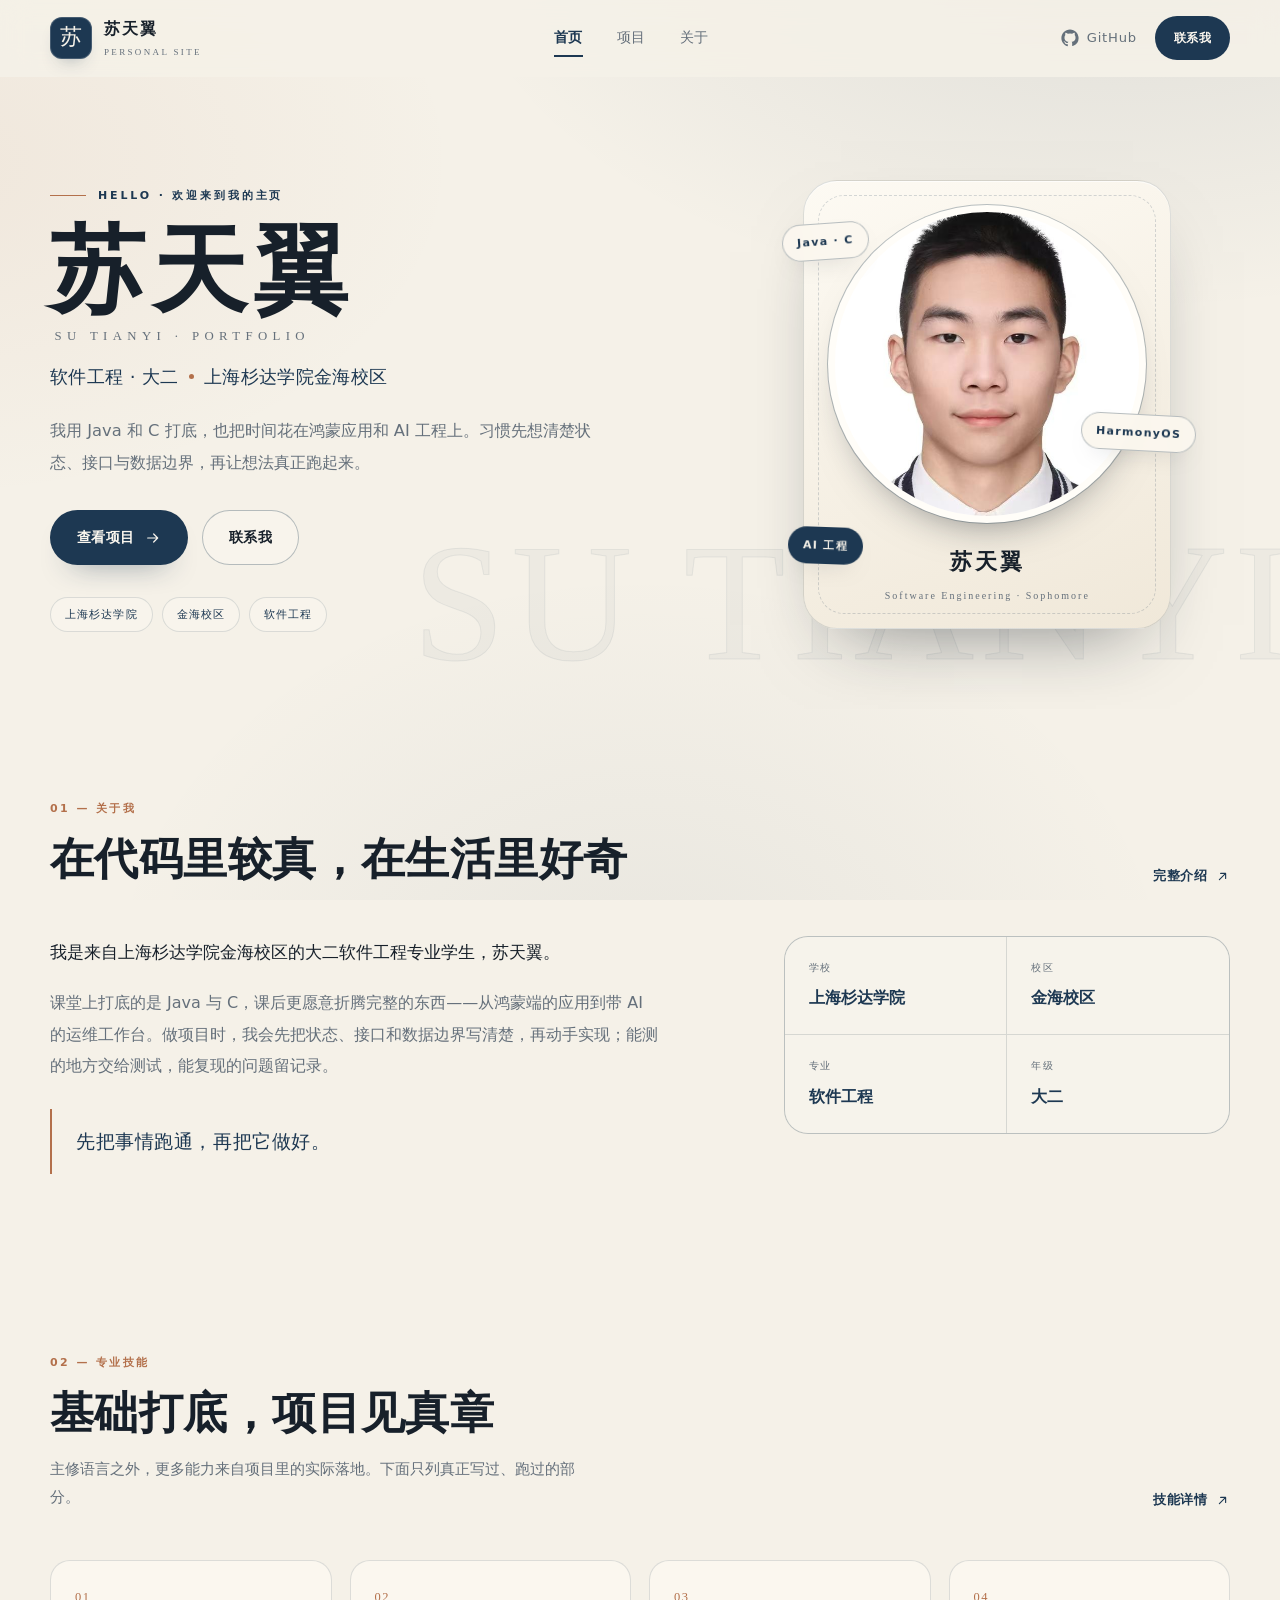
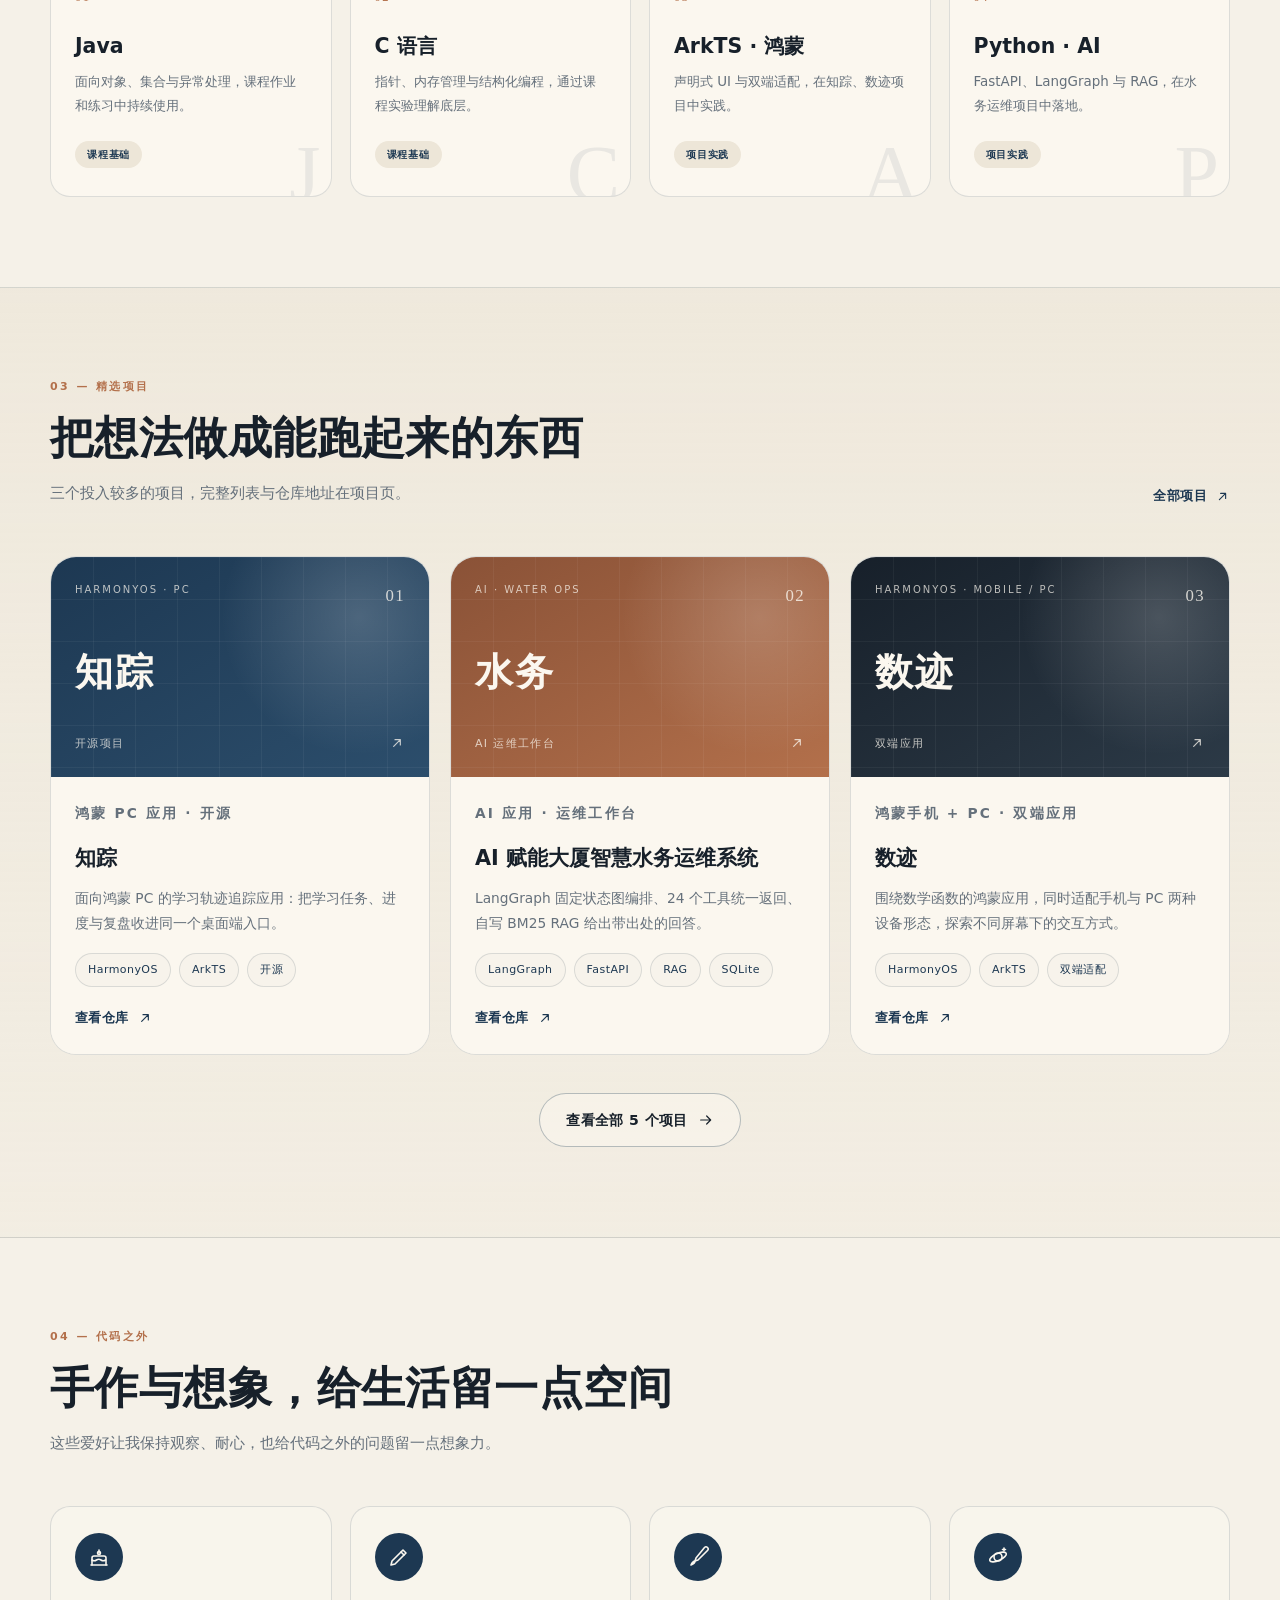
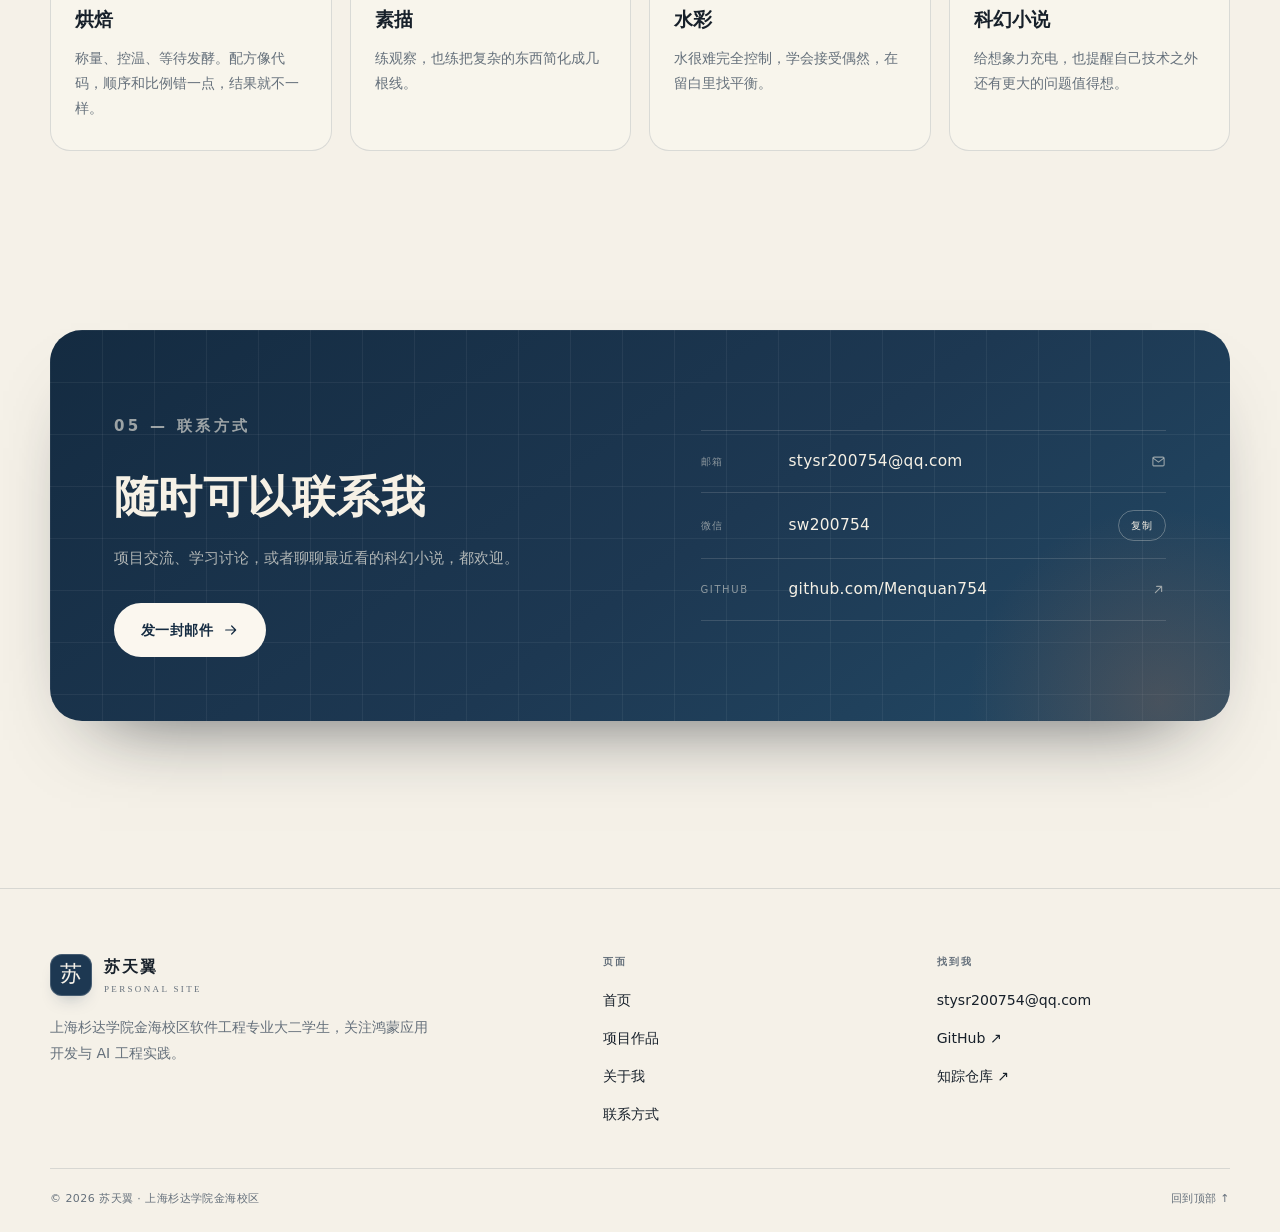
<file: index.html>
<!DOCTYPE html>
<html lang="zh-CN">
<head>
  <meta charset="UTF-8">
  <meta name="viewport" content="width=device-width, initial-scale=1.0">
  <title>苏天翼 | 软件工程学生 · 鸿蒙应用与 AI 工程实践</title>
  <meta name="description" content="上海杉达学院金海校区软件工程专业大二学生苏天翼的个人主页，记录鸿蒙应用、AI 工程与校园项目实践。">
  <meta name="author" content="苏天翼">
  <meta name="theme-color" content="#F5F1E8">
  <meta name="keywords" content="苏天翼,上海杉达学院,软件工程,鸿蒙应用,Java,C语言,个人主页">
  <link rel="canonical" href="https://menquan754.github.io/">
  <meta property="og:type" content="website">
  <meta property="og:site_name" content="苏天翼 | 个人主页">
  <meta property="og:locale" content="zh_CN">
  <meta property="og:title" content="苏天翼 | 个人主页">
  <meta property="og:description" content="上海杉达学院金海校区软件工程专业大二学生，关注鸿蒙应用开发与 AI 工程实践。">
  <meta property="og:url" content="https://menquan754.github.io/">
  <meta property="og:image" content="https://menquan754.github.io/assets/avatar.jpg">
  <meta name="twitter:card" content="summary_large_image">
  <link rel="icon" type="image/svg+xml" href="assets/favicon.svg">
  <script>document.documentElement.classList.add('js');</script>
  <link rel="preload" as="image" href="assets/avatar.jpg" fetchpriority="high">
  <link rel="preconnect" href="https://github.com" crossorigin>
  <link rel="dns-prefetch" href="https://github.com">
  <link rel="stylesheet" href="css/style.css">
  <script type="application/ld+json">
  {
    "@context": "https://schema.org",
    "@type": "Person",
    "name": "苏天翼",
    "alternateName": "Su Tianyi",
    "url": "https://menquan754.github.io/",
    "image": "https://menquan754.github.io/assets/avatar.jpg",
    "description": "上海杉达学院金海校区软件工程专业大二学生，关注鸿蒙应用开发与 AI 工程实践。",
    "alumniOf": {
      "@type": "CollegeOrUniversity",
      "name": "上海杉达学院"
    },
    "knowsAbout": ["Java", "C 语言", "HarmonyOS 应用开发", "AI 工程", "RAG 检索增强生成"],
    "email": "stysr200754@qq.com",
    "sameAs": ["https://github.com/Menquan754"]
  }
  </script>
</head>
<body id="top">
  <a class="skip-link" href="#main">跳到主要内容</a>

  <header class="site-header">
    <div class="container header-inner">
      <a class="brand" href="index.html" aria-label="苏天翼个人主页">
        <span class="brand-mark" aria-hidden="true">苏</span>
        <span class="brand-text">
          <span class="brand-name">苏天翼</span>
          <span class="brand-sub">Personal Site</span>
        </span>
      </a>

      <nav class="primary-nav" aria-label="主导航">
        <ul>
          <li><a href="index.html" aria-current="page">首页</a></li>
          <li><a href="projects.html">项目</a></li>
          <li><a href="about.html">关于</a></li>
        </ul>
      </nav>

      <div class="header-actions">
        <a class="github-link" href="https://github.com/Menquan754" target="_blank" rel="noopener noreferrer" aria-label="GitHub 主页，在新窗口打开">
          <svg class="icon icon--solid" viewBox="0 0 24 24" aria-hidden="true"><path d="M12 .5C5.65.5.5 5.65.5 12c0 5.1 3.29 9.42 7.86 10.95.58.11.79-.25.79-.56v-2.17c-3.2.7-3.87-1.54-3.87-1.54-.52-1.33-1.28-1.68-1.28-1.68-1.04-.72.08-.7.08-.7 1.15.08 1.76 1.18 1.76 1.18 1.02 1.75 2.68 1.25 3.33.96.1-.74.4-1.25.72-1.53-2.55-.29-5.23-1.28-5.23-5.7 0-1.26.45-2.29 1.18-3.1-.12-.29-.52-1.46.11-3.05 0 0 .97-.31 3.18 1.18a11.1 11.1 0 0 1 5.79 0c2.2-1.49 3.17-1.18 3.17-1.18.63 1.59.23 2.76.11 3.05.74.81 1.18 1.84 1.18 3.1 0 4.43-2.69 5.4-5.25 5.69.41.36.78 1.06.78 2.14v3.17c0 .31.21.67.8.56A11.51 11.51 0 0 0 23.5 12C23.5 5.65 18.35.5 12 .5Z"/></svg>
          <span>GitHub</span>
        </a>
        <a class="btn btn-primary btn-sm" href="#contact">联系我</a>
        <button class="nav-toggle" type="button" aria-expanded="false" aria-controls="mobile-nav" aria-label="打开导航菜单">
          <span></span><span></span><span></span>
        </button>
      </div>
    </div>
  </header>

  <div class="mobile-nav" id="mobile-nav" hidden>
    <nav aria-label="移动端导航">
      <a class="mobile-link" href="index.html" aria-current="page">首页</a>
      <a class="mobile-link" href="projects.html">项目</a>
      <a class="mobile-link" href="about.html">关于</a>
      <a class="mobile-link" href="#contact">联系</a>
    </nav>
    <div class="mobile-contact">
      <a href="mailto:stysr200754@qq.com">
        <svg class="icon" viewBox="0 0 24 24" aria-hidden="true"><rect x="3" y="5" width="18" height="14" rx="2"/><path d="m4 7 8 6 8-6"/></svg>
        邮箱
      </a>
      <a class="is-ghost" href="https://github.com/Menquan754" target="_blank" rel="noopener noreferrer">
        <svg class="icon icon--solid" viewBox="0 0 24 24" aria-hidden="true"><path d="M12 .5C5.65.5.5 5.65.5 12c0 5.1 3.29 9.42 7.86 10.95.58.11.79-.25.79-.56v-2.17c-3.2.7-3.87-1.54-3.87-1.54-.52-1.33-1.28-1.68-1.28-1.68-1.04-.72.08-.7.08-.7 1.15.08 1.76 1.18 1.76 1.18 1.02 1.75 2.68 1.25 3.33.96.1-.74.4-1.25.72-1.53-2.55-.29-5.23-1.28-5.23-5.7 0-1.26.45-2.29 1.18-3.1-.12-.29-.52-1.46.11-3.05 0 0 .97-.31 3.18 1.18a11.1 11.1 0 0 1 5.79 0c2.2-1.49 3.17-1.18 3.17-1.18.63 1.59.23 2.76.11 3.05.74.81 1.18 1.84 1.18 3.1 0 4.43-2.69 5.4-5.25 5.69.41.36.78 1.06.78 2.14v3.17c0 .31.21.67.8.56A11.51 11.51 0 0 0 23.5 12C23.5 5.65 18.35.5 12 .5Z"/></svg>
        GitHub
      </a>
    </div>
  </div>

  <main id="main" tabindex="-1">
    <section class="hero">
      <div class="container hero-grid">
        <div class="hero-copy" data-reveal>
          <p class="eyebrow">Hello · 欢迎来到我的主页</p>
          <h1>
            <span>苏天翼</span>
            <span class="en">Su Tianyi · Portfolio</span>
          </h1>
          <p class="hero-role">
            软件工程 · 大二
            <span class="dot" aria-hidden="true"></span>
            上海杉达学院金海校区
          </p>
          <p class="hero-lead">
            我用 Java 和 C 打底，也把时间花在鸿蒙应用和 AI 工程上。习惯先想清楚状态、接口与数据边界，再让想法真正跑起来。
          </p>
          <div class="hero-actions">
            <a class="btn btn-primary" href="projects.html">
              查看项目
              <svg class="icon" viewBox="0 0 24 24" aria-hidden="true"><path d="M4 12h15M13 6l6 6-6 6"/></svg>
            </a>
            <a class="btn btn-ghost" href="#contact">联系我</a>
          </div>
          <ul class="hero-meta" aria-label="基本信息">
            <li>上海杉达学院</li>
            <li>金海校区</li>
            <li>软件工程</li>
          </ul>
        </div>

        <div class="hero-portrait" data-reveal style="--i: 1">
          <div class="portrait-card">
            <span class="float-badge badge-a">Java · C</span>
            <span class="float-badge badge-b">HarmonyOS</span>
            <span class="float-badge badge-c">AI 工程</span>
            <div class="portrait-photo">
              <img src="assets/avatar.jpg" alt="苏天翼的证件照" width="600" height="840" fetchpriority="high" decoding="async">
            </div>
            <div class="portrait-caption">
              <strong>苏天翼</strong>
              <span>Software Engineering · Sophomore</span>
            </div>
          </div>
        </div>
      </div>
    </section>

    <section class="section" id="about">
      <div class="container">
        <div class="section-head" data-reveal>
          <div class="head-main">
            <p class="section-kicker">01 — 关于我</p>
            <h2>在代码里较真，在生活里好奇</h2>
          </div>
          <a class="text-link" href="about.html">
            完整介绍
            <svg class="icon" viewBox="0 0 24 24" aria-hidden="true"><path d="M7 17 17 7M9 7h8v8"/></svg>
          </a>
        </div>

        <div class="about-preview">
          <div class="about-copy" data-reveal>
            <p class="lead">我是来自上海杉达学院金海校区的大二软件工程专业学生，苏天翼。</p>
            <p>
              课堂上打底的是 Java 与 C，课后更愿意折腾完整的东西——从鸿蒙端的应用到带 AI 的运维工作台。做项目时，我会先把状态、接口和数据边界写清楚，再动手实现；能测的地方交给测试，能复现的问题留记录。
            </p>
            <blockquote>先把事情跑通，再把它做好。</blockquote>
          </div>

          <div class="fact-grid" data-reveal style="--i: 1" aria-label="个人信息">
            <div class="fact">
              <span>学校</span>
              <strong>上海杉达学院</strong>
            </div>
            <div class="fact">
              <span>校区</span>
              <strong>金海校区</strong>
            </div>
            <div class="fact">
              <span>专业</span>
              <strong>软件工程</strong>
            </div>
            <div class="fact">
              <span>年级</span>
              <strong>大二</strong>
            </div>
          </div>
        </div>
      </div>
    </section>

    <section class="section" id="skills">
      <div class="container">
        <div class="section-head" data-reveal>
          <div class="head-main">
            <p class="section-kicker">02 — 专业技能</p>
            <h2>基础打底，项目见真章</h2>
            <p class="section-desc">主修语言之外，更多能力来自项目里的实际落地。下面只列真正写过、跑过的部分。</p>
          </div>
          <a class="text-link" href="about.html#skills">
            技能详情
            <svg class="icon" viewBox="0 0 24 24" aria-hidden="true"><path d="M7 17 17 7M9 7h8v8"/></svg>
          </a>
        </div>

        <div class="skill-grid">
          <article class="skill-card" data-letter="J" data-reveal>
            <span class="skill-index">01</span>
            <h3>Java</h3>
            <p>面向对象、集合与异常处理，课程作业和练习中持续使用。</p>
            <span class="skill-level">课程基础</span>
          </article>

          <article class="skill-card" data-letter="C" data-reveal style="--i: 1">
            <span class="skill-index">02</span>
            <h3>C 语言</h3>
            <p>指针、内存管理与结构化编程，通过课程实验理解底层。</p>
            <span class="skill-level">课程基础</span>
          </article>

          <article class="skill-card" data-letter="A" data-reveal style="--i: 2">
            <span class="skill-index">03</span>
            <h3>ArkTS · 鸿蒙</h3>
            <p>声明式 UI 与双端适配，在知踪、数迹项目中实践。</p>
            <span class="skill-level">项目实践</span>
          </article>

          <article class="skill-card" data-letter="P" data-reveal style="--i: 3">
            <span class="skill-index">04</span>
            <h3>Python · AI</h3>
            <p>FastAPI、LangGraph 与 RAG，在水务运维项目中落地。</p>
            <span class="skill-level">项目实践</span>
          </article>
        </div>
      </div>
    </section>

    <section class="section band" id="featured">
      <div class="container">
        <div class="section-head" data-reveal>
          <div class="head-main">
            <p class="section-kicker">03 — 精选项目</p>
            <h2>把想法做成能跑起来的东西</h2>
            <p class="section-desc">三个投入较多的项目，完整列表与仓库地址在项目页。</p>
          </div>
          <a class="text-link" href="projects.html">
            全部项目
            <svg class="icon" viewBox="0 0 24 24" aria-hidden="true"><path d="M7 17 17 7M9 7h8v8"/></svg>
          </a>
        </div>

        <div class="project-grid">
          <a class="project-card" href="https://github.com/Menquan754/zhizong-harmonyos-learning-tracker" target="_blank" rel="noopener noreferrer" aria-label="知踪，鸿蒙 PC 应用，在新窗口打开 GitHub 仓库" data-reveal>
            <div class="project-cover variant-navy">
              <div class="cover-top">
                <span class="cover-type">HarmonyOS · PC</span>
                <span class="cover-index">01</span>
              </div>
              <div class="cover-glyph">知踪</div>
              <div class="cover-foot">
                <span>开源项目</span>
                <svg class="icon" viewBox="0 0 24 24" aria-hidden="true"><path d="M7 17 17 7M9 7h8v8"/></svg>
              </div>
            </div>
            <div class="project-body">
              <p class="project-kicker">鸿蒙 PC 应用 · 开源</p>
              <h3>知踪</h3>
              <p>面向鸿蒙 PC 的学习轨迹追踪应用：把学习任务、进度与复盘收进同一个桌面端入口。</p>
              <ul class="tags">
                <li>HarmonyOS</li>
                <li>ArkTS</li>
                <li>开源</li>
              </ul>
              <span class="project-link">
                查看仓库
                <svg class="icon" viewBox="0 0 24 24" aria-hidden="true"><path d="M7 17 17 7M9 7h8v8"/></svg>
              </span>
            </div>
          </a>

          <a class="project-card" href="https://github.com/Menquan754/Personal-Introduction" target="_blank" rel="noopener noreferrer" aria-label="AI 赋能大厦智慧水务运维系统，在新窗口打开 GitHub 仓库" data-reveal style="--i: 1">
            <div class="project-cover variant-clay">
              <div class="cover-top">
                <span class="cover-type">AI · Water Ops</span>
                <span class="cover-index">02</span>
              </div>
              <div class="cover-glyph">水务</div>
              <div class="cover-foot">
                <span>AI 运维工作台</span>
                <svg class="icon" viewBox="0 0 24 24" aria-hidden="true"><path d="M7 17 17 7M9 7h8v8"/></svg>
              </div>
            </div>
            <div class="project-body">
              <p class="project-kicker">AI 应用 · 运维工作台</p>
              <h3>AI 赋能大厦智慧水务运维系统</h3>
              <p>LangGraph 固定状态图编排、24 个工具统一返回、自写 BM25 RAG 给出带出处的回答。</p>
              <ul class="tags">
                <li>LangGraph</li>
                <li>FastAPI</li>
                <li>RAG</li>
                <li>SQLite</li>
              </ul>
              <span class="project-link">
                查看仓库
                <svg class="icon" viewBox="0 0 24 24" aria-hidden="true"><path d="M7 17 17 7M9 7h8v8"/></svg>
              </span>
            </div>
          </a>

          <a class="project-card" href="https://github.com/Menquan754/harmonyos.math.function.shuji" target="_blank" rel="noopener noreferrer" aria-label="数迹，鸿蒙手机与 PC 双端应用，在新窗口打开 GitHub 仓库" data-reveal style="--i: 2">
            <div class="project-cover variant-ink">
              <div class="cover-top">
                <span class="cover-type">HarmonyOS · Mobile / PC</span>
                <span class="cover-index">03</span>
              </div>
              <div class="cover-glyph">数迹</div>
              <div class="cover-foot">
                <span>双端应用</span>
                <svg class="icon" viewBox="0 0 24 24" aria-hidden="true"><path d="M7 17 17 7M9 7h8v8"/></svg>
              </div>
            </div>
            <div class="project-body">
              <p class="project-kicker">鸿蒙手机 + PC · 双端应用</p>
              <h3>数迹</h3>
              <p>围绕数学函数的鸿蒙应用，同时适配手机与 PC 两种设备形态，探索不同屏幕下的交互方式。</p>
              <ul class="tags">
                <li>HarmonyOS</li>
                <li>ArkTS</li>
                <li>双端适配</li>
              </ul>
              <span class="project-link">
                查看仓库
                <svg class="icon" viewBox="0 0 24 24" aria-hidden="true"><path d="M7 17 17 7M9 7h8v8"/></svg>
              </span>
            </div>
          </a>
        </div>

        <div class="section-more" data-reveal>
          <a class="btn btn-ghost" href="projects.html">
            查看全部 5 个项目
            <svg class="icon" viewBox="0 0 24 24" aria-hidden="true"><path d="M4 12h15M13 6l6 6-6 6"/></svg>
          </a>
        </div>
      </div>
    </section>

    <section class="section" id="life">
      <div class="container">
        <div class="section-head" data-reveal>
          <div class="head-main">
            <p class="section-kicker">04 — 代码之外</p>
            <h2>手作与想象，给生活留一点空间</h2>
            <p class="section-desc">这些爱好让我保持观察、耐心，也给代码之外的问题留一点想象力。</p>
          </div>
        </div>

        <div class="hobby-grid">
          <article class="hobby-card" data-reveal>
            <span class="hobby-icon" aria-hidden="true">
              <svg viewBox="0 0 24 24"><path d="M4 20h16"/><path d="M5 20v-7a2 2 0 0 1 2-2h10a2 2 0 0 1 2 2v7"/><path d="M5 15c1.5 1 3 1 4.5 0s3-1 4.5 0 3 1 4.5 0"/><path d="M12 8V5"/><path d="M12 9.5a1.5 1.5 0 1 0 0-3 1.5 1.5 0 0 0 0 3Z"/></svg>
            </span>
            <h3>烘焙</h3>
            <p>称量、控温、等待发酵。配方像代码，顺序和比例错一点，结果就不一样。</p>
          </article>

          <article class="hobby-card" data-reveal style="--i: 1">
            <span class="hobby-icon" aria-hidden="true">
              <svg viewBox="0 0 24 24"><path d="m4 20 1-4L16 5l3 3L8 19l-4 1Z"/><path d="m14 7 3 3"/></svg>
            </span>
            <h3>素描</h3>
            <p>练观察，也练把复杂的东西简化成几根线。</p>
          </article>

          <article class="hobby-card" data-reveal style="--i: 2">
            <span class="hobby-icon" aria-hidden="true">
              <svg viewBox="0 0 24 24"><path d="M18.5 2.5a2.1 2.1 0 0 1 3 3L12 15l-3 1 1-3 8.5-10.5Z"/><path d="M9 16c-1.5 0-3 1.5-4 4 2.5-1 4-2.5 4-4Z"/></svg>
            </span>
            <h3>水彩</h3>
            <p>水很难完全控制，学会接受偶然，在留白里找平衡。</p>
          </article>

          <article class="hobby-card" data-reveal style="--i: 3">
            <span class="hobby-icon" aria-hidden="true">
              <svg viewBox="0 0 24 24"><circle cx="12" cy="12" r="4"/><ellipse cx="12" cy="12" rx="9" ry="3.5" transform="rotate(-24 12 12)"/><path d="M18 3v3M16.5 4.5h3"/></svg>
            </span>
            <h3>科幻小说</h3>
            <p>给想象力充电，也提醒自己技术之外还有更大的问题值得想。</p>
          </article>
        </div>
      </div>
    </section>

    <section class="section" id="contact">
      <div class="container">
        <div class="contact-panel" data-reveal>
          <div class="contact-main">
            <p class="section-kicker">05 — 联系方式</p>
            <h2>随时可以联系我</h2>
            <p>项目交流、学习讨论，或者聊聊最近看的科幻小说，都欢迎。</p>
            <a class="btn btn-light" href="mailto:stysr200754@qq.com">
              发一封邮件
              <svg class="icon" viewBox="0 0 24 24" aria-hidden="true"><path d="M4 12h15M13 6l6 6-6 6"/></svg>
            </a>
          </div>

          <ul class="contact-list">
            <li>
              <span class="contact-label">邮箱</span>
              <a class="contact-value" href="mailto:stysr200754@qq.com">stysr200754@qq.com</a>
              <svg class="icon" viewBox="0 0 24 24" aria-hidden="true"><rect x="3" y="5" width="18" height="14" rx="2"/><path d="m4 7 8 6 8-6"/></svg>
            </li>
            <li>
              <span class="contact-label">微信</span>
              <span class="contact-value">sw200754</span>
              <button class="copy-btn" type="button" data-copy="sw200754" aria-label="复制微信号 sw200754">复制</button>
            </li>
            <li>
              <span class="contact-label">GitHub</span>
              <a class="contact-value" href="https://github.com/Menquan754" target="_blank" rel="noopener noreferrer">github.com/Menquan754</a>
              <svg class="icon" viewBox="0 0 24 24" aria-hidden="true"><path d="M7 17 17 7M9 7h8v8"/></svg>
            </li>
          </ul>
        </div>
      </div>
    </section>
  </main>

  <footer class="site-footer">
    <div class="container">
      <div class="footer-grid">
        <div class="footer-brand">
          <a class="brand" href="index.html" aria-label="返回首页">
            <span class="brand-mark" aria-hidden="true">苏</span>
            <span class="brand-text">
              <span class="brand-name">苏天翼</span>
              <span class="brand-sub">Personal Site</span>
            </span>
          </a>
          <p>上海杉达学院金海校区软件工程专业大二学生，关注鸿蒙应用开发与 AI 工程实践。</p>
        </div>

        <div>
          <p class="footer-title">页面</p>
          <ul class="footer-links">
            <li><a href="index.html">首页</a></li>
            <li><a href="projects.html">项目作品</a></li>
            <li><a href="about.html">关于我</a></li>
            <li><a href="#contact">联系方式</a></li>
          </ul>
        </div>

        <div>
          <p class="footer-title">找到我</p>
          <ul class="footer-links">
            <li><a href="mailto:stysr200754@qq.com">stysr200754@qq.com</a></li>
            <li><a href="https://github.com/Menquan754" target="_blank" rel="noopener noreferrer">GitHub ↗</a></li>
            <li><a href="https://github.com/Menquan754/zhizong-harmonyos-learning-tracker" target="_blank" rel="noopener noreferrer">知踪仓库 ↗</a></li>
          </ul>
        </div>
      </div>

      <div class="footer-bottom">
        <span>© <span data-year>2026</span> 苏天翼 · 上海杉达学院金海校区</span>
        <a href="#top">回到顶部 ↑</a>
      </div>
    </div>
  </footer>

  <div class="toast" id="toast" role="status" aria-live="polite"></div>
  <script src="js/main.js" defer></script>
</body>
</html>
</file>
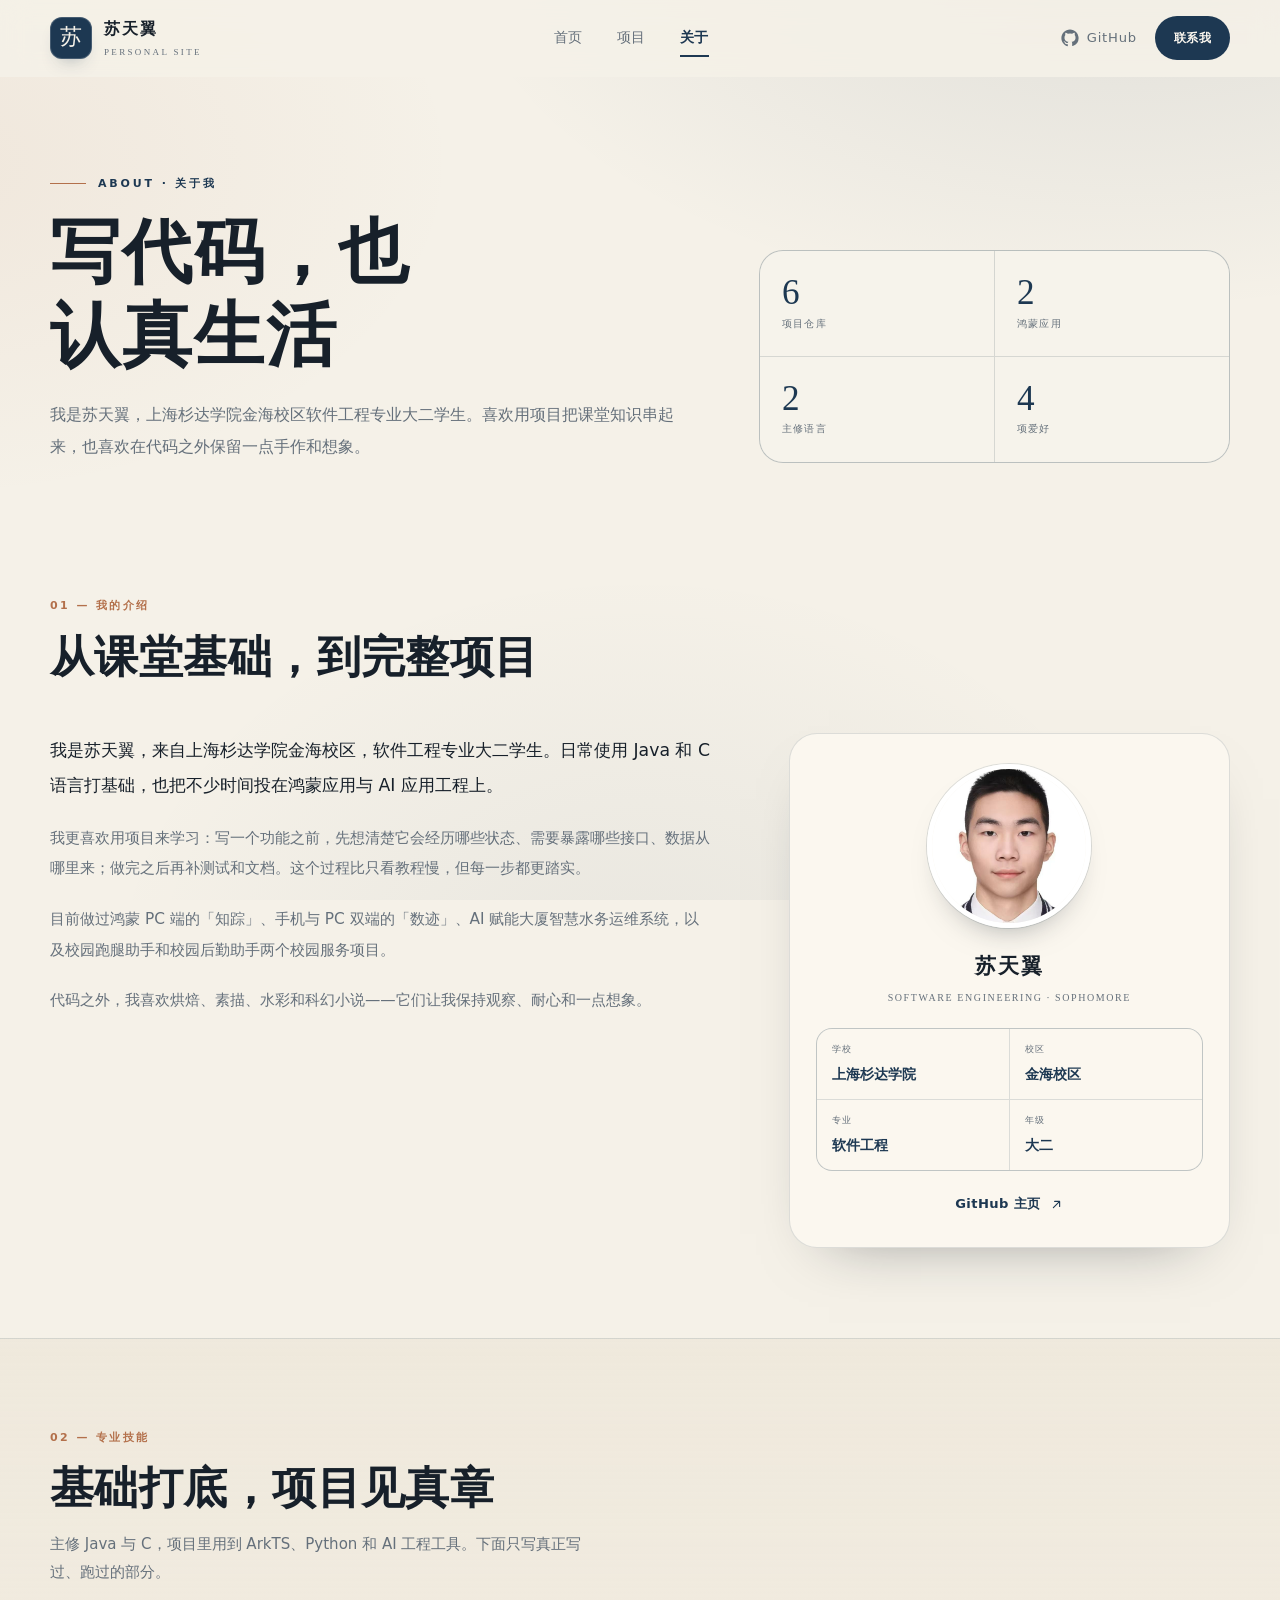
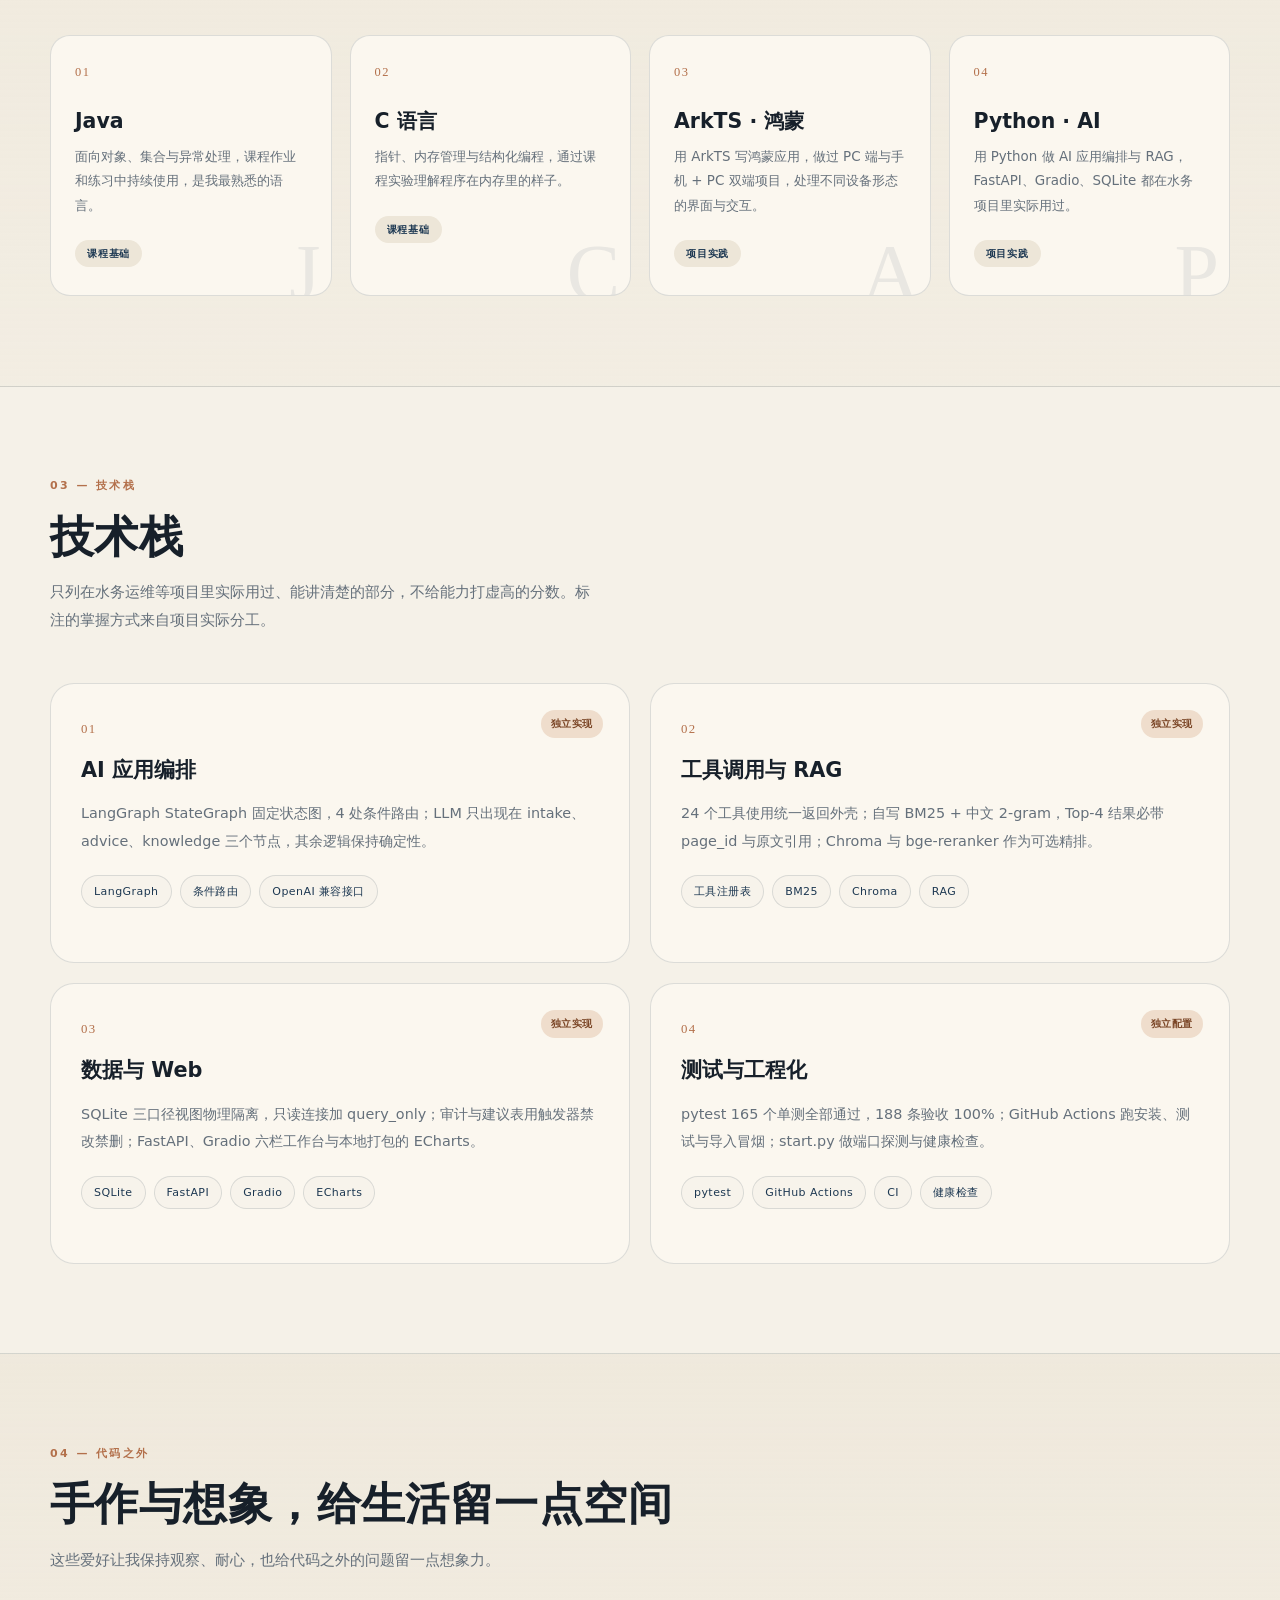
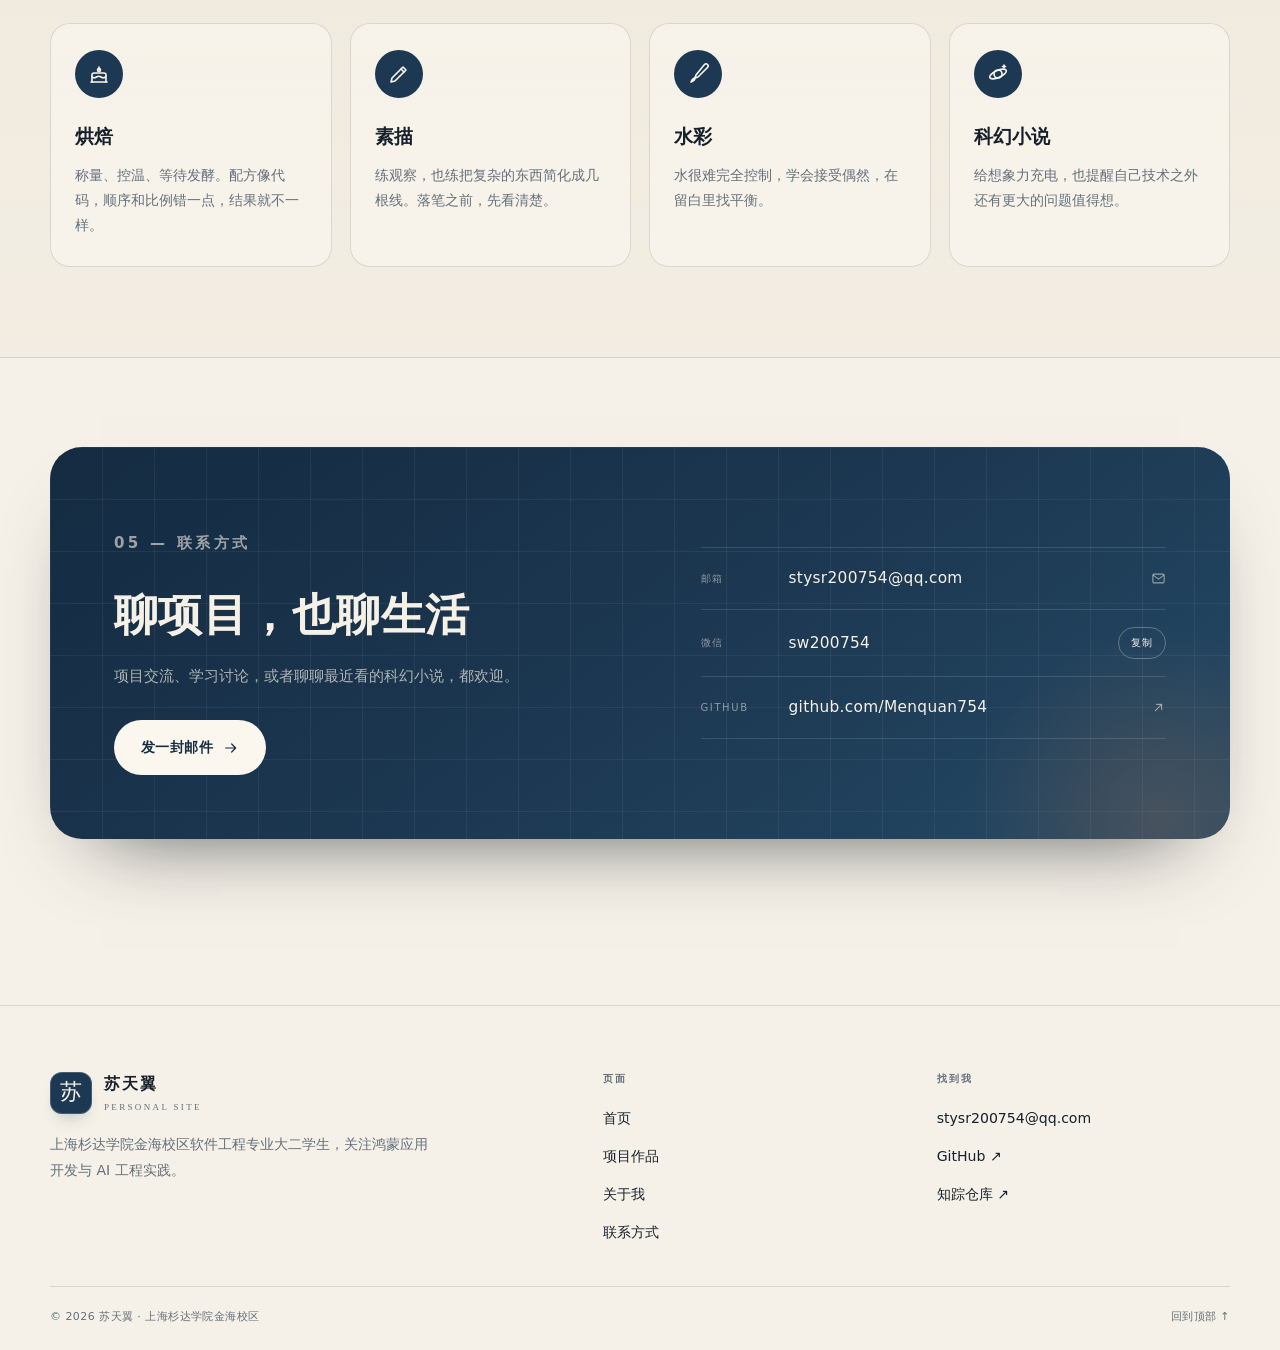
<file: about.html>
<!DOCTYPE html>
<html lang="zh-CN">
<head>
  <meta charset="UTF-8">
  <meta name="viewport" content="width=device-width, initial-scale=1.0">
  <title>关于我 | 苏天翼</title>
  <meta name="description" content="了解苏天翼：上海杉达学院金海校区软件工程专业大二学生，Java 与 C 打底，实践鸿蒙应用与 AI 工程，爱好烘焙、素描、水彩和科幻小说。">
  <meta name="author" content="苏天翼">
  <meta name="theme-color" content="#F5F1E8">
  <link rel="canonical" href="https://menquan754.github.io/about.html">
  <meta property="og:type" content="website">
  <meta property="og:site_name" content="苏天翼 | 关于我">
  <meta property="og:locale" content="zh_CN">
  <meta property="og:title" content="关于我 | 苏天翼">
  <meta property="og:description" content="上海杉达学院软件工程大二，Java / C 基础，鸿蒙应用与 AI 工程实践。">
  <meta property="og:url" content="https://menquan754.github.io/about.html">
  <meta property="og:image" content="https://menquan754.github.io/assets/avatar.jpg">
  <meta name="twitter:card" content="summary_large_image">
  <link rel="icon" type="image/svg+xml" href="assets/favicon.svg">
  <script>document.documentElement.classList.add('js');</script>
  <link rel="preload" as="image" href="assets/avatar.jpg" fetchpriority="high">
  <link rel="preconnect" href="https://github.com" crossorigin>
  <link rel="dns-prefetch" href="https://github.com">
  <link rel="stylesheet" href="css/style.css">
</head>
<body id="top">
  <a class="skip-link" href="#main">跳到主要内容</a>

  <header class="site-header">
    <div class="container header-inner">
      <a class="brand" href="index.html" aria-label="苏天翼个人主页">
        <span class="brand-mark" aria-hidden="true">苏</span>
        <span class="brand-text">
          <span class="brand-name">苏天翼</span>
          <span class="brand-sub">Personal Site</span>
        </span>
      </a>

      <nav class="primary-nav" aria-label="主导航">
        <ul>
          <li><a href="index.html">首页</a></li>
          <li><a href="projects.html">项目</a></li>
          <li><a href="about.html" aria-current="page">关于</a></li>
        </ul>
      </nav>

      <div class="header-actions">
        <a class="github-link" href="https://github.com/Menquan754" target="_blank" rel="noopener noreferrer" aria-label="GitHub 主页，在新窗口打开">
          <svg class="icon icon--solid" viewBox="0 0 24 24" aria-hidden="true"><path d="M12 .5C5.65.5.5 5.65.5 12c0 5.1 3.29 9.42 7.86 10.95.58.11.79-.25.79-.56v-2.17c-3.2.7-3.87-1.54-3.87-1.54-.52-1.33-1.28-1.68-1.28-1.68-1.04-.72.08-.7.08-.7 1.15.08 1.76 1.18 1.76 1.18 1.02 1.75 2.68 1.25 3.33.96.1-.74.4-1.25.72-1.53-2.55-.29-5.23-1.28-5.23-5.7 0-1.26.45-2.29 1.18-3.1-.12-.29-.52-1.46.11-3.05 0 0 .97-.31 3.18 1.18a11.1 11.1 0 0 1 5.79 0c2.2-1.49 3.17-1.18 3.17-1.18.63 1.59.23 2.76.11 3.05.74.81 1.18 1.84 1.18 3.1 0 4.43-2.69 5.4-5.25 5.69.41.36.78 1.06.78 2.14v3.17c0 .31.21.67.8.56A11.51 11.51 0 0 0 23.5 12C23.5 5.65 18.35.5 12 .5Z"/></svg>
          <span>GitHub</span>
        </a>
        <a class="btn btn-primary btn-sm" href="#contact">联系我</a>
        <button class="nav-toggle" type="button" aria-expanded="false" aria-controls="mobile-nav" aria-label="打开导航菜单">
          <span></span><span></span><span></span>
        </button>
      </div>
    </div>
  </header>

  <div class="mobile-nav" id="mobile-nav" hidden>
    <nav aria-label="移动端导航">
      <a class="mobile-link" href="index.html">首页</a>
      <a class="mobile-link" href="projects.html">项目</a>
      <a class="mobile-link" href="about.html" aria-current="page">关于</a>
      <a class="mobile-link" href="#contact">联系</a>
    </nav>
    <div class="mobile-contact">
      <a href="mailto:stysr200754@qq.com">
        <svg class="icon" viewBox="0 0 24 24" aria-hidden="true"><rect x="3" y="5" width="18" height="14" rx="2"/><path d="m4 7 8 6 8-6"/></svg>
        邮箱
      </a>
      <a class="is-ghost" href="https://github.com/Menquan754" target="_blank" rel="noopener noreferrer">
        <svg class="icon icon--solid" viewBox="0 0 24 24" aria-hidden="true"><path d="M12 .5C5.65.5.5 5.65.5 12c0 5.1 3.29 9.42 7.86 10.95.58.11.79-.25.79-.56v-2.17c-3.2.7-3.87-1.54-3.87-1.54-.52-1.33-1.28-1.68-1.28-1.68-1.04-.72.08-.7.08-.7 1.15.08 1.76 1.18 1.76 1.18 1.02 1.75 2.68 1.25 3.33.96.1-.74.4-1.25.72-1.53-2.55-.29-5.23-1.28-5.23-5.7 0-1.26.45-2.29 1.18-3.1-.12-.29-.52-1.46.11-3.05 0 0 .97-.31 3.18 1.18a11.1 11.1 0 0 1 5.79 0c2.2-1.49 3.17-1.18 3.17-1.18.63 1.59.23 2.76.11 3.05.74.81 1.18 1.84 1.18 3.1 0 4.43-2.69 5.4-5.25 5.69.41.36.78 1.06.78 2.14v3.17c0 .31.21.67.8.56A11.51 11.51 0 0 0 23.5 12C23.5 5.65 18.35.5 12 .5Z"/></svg>
        GitHub
      </a>
    </div>
  </div>

  <main id="main" tabindex="-1">
    <section class="page-hero">
      <div class="container page-hero-grid">
        <div data-reveal>
          <p class="eyebrow">About · 关于我</p>
          <h1>写代码，也<br>认真生活</h1>
          <p class="page-lead">我是苏天翼，上海杉达学院金海校区软件工程专业大二学生。喜欢用项目把课堂知识串起来，也喜欢在代码之外保留一点手作和想象。</p>
        </div>
        <ul class="stat-strip" data-reveal style="--i: 1" aria-label="个人概览">
          <li><strong>6</strong><span>项目仓库</span></li>
          <li><strong>2</strong><span>鸿蒙应用</span></li>
          <li><strong>2</strong><span>主修语言</span></li>
          <li><strong>4</strong><span>项爱好</span></li>
        </ul>
      </div>
    </section>

    <section class="section">
      <div class="container">
        <div class="section-head" data-reveal>
          <div class="head-main">
            <p class="section-kicker">01 — 我的介绍</p>
            <h2>从课堂基础，到完整项目</h2>
          </div>
        </div>

        <div class="story-grid">
          <div class="story-copy" data-reveal>
            <p class="lead">我是苏天翼，来自上海杉达学院金海校区，软件工程专业大二学生。日常使用 Java 和 C 语言打基础，也把不少时间投在鸿蒙应用与 AI 应用工程上。</p>
            <p>我更喜欢用项目来学习：写一个功能之前，先想清楚它会经历哪些状态、需要暴露哪些接口、数据从哪里来；做完之后再补测试和文档。这个过程比只看教程慢，但每一步都更踏实。</p>
            <p>目前做过鸿蒙 PC 端的「知踪」、手机与 PC 双端的「数迹」、AI 赋能大厦智慧水务运维系统，以及校园跑腿助手和校园后勤助手两个校园服务项目。</p>
            <p>代码之外，我喜欢烘焙、素描、水彩和科幻小说——它们让我保持观察、耐心和一点想象。</p>
          </div>

          <aside class="profile-card" data-reveal style="--i: 1" aria-label="个人名片">
            <div class="profile-photo">
              <img src="assets/avatar.jpg" alt="苏天翼的证件照" width="600" height="840" fetchpriority="high" decoding="async">
            </div>
            <h3>苏天翼</h3>
            <p>Software Engineering · Sophomore</p>
            <dl class="profile-facts">
              <div>
                <dt>学校</dt>
                <dd>上海杉达学院</dd>
              </div>
              <div>
                <dt>校区</dt>
                <dd>金海校区</dd>
              </div>
              <div>
                <dt>专业</dt>
                <dd>软件工程</dd>
              </div>
              <div>
                <dt>年级</dt>
                <dd>大二</dd>
              </div>
            </dl>
            <a class="text-link profile-link" href="https://github.com/Menquan754" target="_blank" rel="noopener noreferrer">
              GitHub 主页
              <svg class="icon" viewBox="0 0 24 24" aria-hidden="true"><path d="M7 17 17 7M9 7h8v8"/></svg>
            </a>
          </aside>
        </div>
      </div>
    </section>

    <section class="section band" id="skills">
      <div class="container">
        <div class="section-head" data-reveal>
          <div class="head-main">
            <p class="section-kicker">02 — 专业技能</p>
            <h2>基础打底，项目见真章</h2>
            <p class="section-desc">主修 Java 与 C，项目里用到 ArkTS、Python 和 AI 工程工具。下面只写真正写过、跑过的部分。</p>
          </div>
        </div>

        <div class="skill-grid">
          <article class="skill-card" data-letter="J" data-reveal>
            <span class="skill-index">01</span>
            <h3>Java</h3>
            <p>面向对象、集合与异常处理，课程作业和练习中持续使用，是我最熟悉的语言。</p>
            <span class="skill-level">课程基础</span>
          </article>

          <article class="skill-card" data-letter="C" data-reveal style="--i: 1">
            <span class="skill-index">02</span>
            <h3>C 语言</h3>
            <p>指针、内存管理与结构化编程，通过课程实验理解程序在内存里的样子。</p>
            <span class="skill-level">课程基础</span>
          </article>

          <article class="skill-card" data-letter="A" data-reveal style="--i: 2">
            <span class="skill-index">03</span>
            <h3>ArkTS · 鸿蒙</h3>
            <p>用 ArkTS 写鸿蒙应用，做过 PC 端与手机 + PC 双端项目，处理不同设备形态的界面与交互。</p>
            <span class="skill-level">项目实践</span>
          </article>

          <article class="skill-card" data-letter="P" data-reveal style="--i: 3">
            <span class="skill-index">04</span>
            <h3>Python · AI</h3>
            <p>用 Python 做 AI 应用编排与 RAG，FastAPI、Gradio、SQLite 都在水务项目里实际用过。</p>
            <span class="skill-level">项目实践</span>
          </article>
        </div>
      </div>
    </section>

    <section class="section" id="stack">
      <div class="container">
        <div class="section-head" data-reveal>
          <div class="head-main">
            <p class="section-kicker">03 — 技术栈</p>
            <h2>技术栈</h2>
            <p class="section-desc">只列在水务运维等项目里实际用过、能讲清楚的部分，不给能力打虚高的分数。标注的掌握方式来自项目实际分工。</p>
          </div>
        </div>

        <div class="stack-grid">
          <article class="stack-card" data-reveal>
            <span class="stack-num">01</span>
            <span class="stack-level">独立实现</span>
            <h3>AI 应用编排</h3>
            <p>LangGraph StateGraph 固定状态图，4 处条件路由；LLM 只出现在 intake、advice、knowledge 三个节点，其余逻辑保持确定性。</p>
            <ul class="tags">
              <li>LangGraph</li>
              <li>条件路由</li>
              <li>OpenAI 兼容接口</li>
            </ul>
          </article>

          <article class="stack-card" data-reveal style="--i: 1">
            <span class="stack-num">02</span>
            <span class="stack-level">独立实现</span>
            <h3>工具调用与 RAG</h3>
            <p>24 个工具使用统一返回外壳；自写 BM25 + 中文 2-gram，Top-4 结果必带 page_id 与原文引用；Chroma 与 bge-reranker 作为可选精排。</p>
            <ul class="tags">
              <li>工具注册表</li>
              <li>BM25</li>
              <li>Chroma</li>
              <li>RAG</li>
            </ul>
          </article>

          <article class="stack-card" data-reveal style="--i: 2">
            <span class="stack-num">03</span>
            <span class="stack-level">独立实现</span>
            <h3>数据与 Web</h3>
            <p>SQLite 三口径视图物理隔离，只读连接加 query_only；审计与建议表用触发器禁改禁删；FastAPI、Gradio 六栏工作台与本地打包的 ECharts。</p>
            <ul class="tags">
              <li>SQLite</li>
              <li>FastAPI</li>
              <li>Gradio</li>
              <li>ECharts</li>
            </ul>
          </article>

          <article class="stack-card" data-reveal style="--i: 3">
            <span class="stack-num">04</span>
            <span class="stack-level">独立配置</span>
            <h3>测试与工程化</h3>
            <p>pytest 165 个单测全部通过，188 条验收 100%；GitHub Actions 跑安装、测试与导入冒烟；start.py 做端口探测与健康检查。</p>
            <ul class="tags">
              <li>pytest</li>
              <li>GitHub Actions</li>
              <li>CI</li>
              <li>健康检查</li>
            </ul>
          </article>
        </div>
      </div>
    </section>

    <section class="section band" id="life">
      <div class="container">
        <div class="section-head" data-reveal>
          <div class="head-main">
            <p class="section-kicker">04 — 代码之外</p>
            <h2>手作与想象，给生活留一点空间</h2>
            <p class="section-desc">这些爱好让我保持观察、耐心，也给代码之外的问题留一点想象力。</p>
          </div>
        </div>

        <div class="hobby-grid">
          <article class="hobby-card" data-reveal>
            <span class="hobby-icon" aria-hidden="true">
              <svg viewBox="0 0 24 24"><path d="M4 20h16"/><path d="M5 20v-7a2 2 0 0 1 2-2h10a2 2 0 0 1 2 2v7"/><path d="M5 15c1.5 1 3 1 4.5 0s3-1 4.5 0 3 1 4.5 0"/><path d="M12 8V5"/><path d="M12 9.5a1.5 1.5 0 1 0 0-3 1.5 1.5 0 0 0 0 3Z"/></svg>
            </span>
            <h3>烘焙</h3>
            <p>称量、控温、等待发酵。配方像代码，顺序和比例错一点，结果就不一样。</p>
          </article>

          <article class="hobby-card" data-reveal style="--i: 1">
            <span class="hobby-icon" aria-hidden="true">
              <svg viewBox="0 0 24 24"><path d="m4 20 1-4L16 5l3 3L8 19l-4 1Z"/><path d="m14 7 3 3"/></svg>
            </span>
            <h3>素描</h3>
            <p>练观察，也练把复杂的东西简化成几根线。落笔之前，先看清楚。</p>
          </article>

          <article class="hobby-card" data-reveal style="--i: 2">
            <span class="hobby-icon" aria-hidden="true">
              <svg viewBox="0 0 24 24"><path d="M18.5 2.5a2.1 2.1 0 0 1 3 3L12 15l-3 1 1-3 8.5-10.5Z"/><path d="M9 16c-1.5 0-3 1.5-4 4 2.5-1 4-2.5 4-4Z"/></svg>
            </span>
            <h3>水彩</h3>
            <p>水很难完全控制，学会接受偶然，在留白里找平衡。</p>
          </article>

          <article class="hobby-card" data-reveal style="--i: 3">
            <span class="hobby-icon" aria-hidden="true">
              <svg viewBox="0 0 24 24"><circle cx="12" cy="12" r="4"/><ellipse cx="12" cy="12" rx="9" ry="3.5" transform="rotate(-24 12 12)"/><path d="M18 3v3M16.5 4.5h3"/></svg>
            </span>
            <h3>科幻小说</h3>
            <p>给想象力充电，也提醒自己技术之外还有更大的问题值得想。</p>
          </article>
        </div>
      </div>
    </section>

    <section class="section" id="contact">
      <div class="container">
        <div class="contact-panel" data-reveal>
          <div class="contact-main">
            <p class="section-kicker">05 — 联系方式</p>
            <h2>聊项目，也聊生活</h2>
            <p>项目交流、学习讨论，或者聊聊最近看的科幻小说，都欢迎。</p>
            <a class="btn btn-light" href="mailto:stysr200754@qq.com">
              发一封邮件
              <svg class="icon" viewBox="0 0 24 24" aria-hidden="true"><path d="M4 12h15M13 6l6 6-6 6"/></svg>
            </a>
          </div>

          <ul class="contact-list">
            <li>
              <span class="contact-label">邮箱</span>
              <a class="contact-value" href="mailto:stysr200754@qq.com">stysr200754@qq.com</a>
              <svg class="icon" viewBox="0 0 24 24" aria-hidden="true"><rect x="3" y="5" width="18" height="14" rx="2"/><path d="m4 7 8 6 8-6"/></svg>
            </li>
            <li>
              <span class="contact-label">微信</span>
              <span class="contact-value">sw200754</span>
              <button class="copy-btn" type="button" data-copy="sw200754" aria-label="复制微信号 sw200754">复制</button>
            </li>
            <li>
              <span class="contact-label">GitHub</span>
              <a class="contact-value" href="https://github.com/Menquan754" target="_blank" rel="noopener noreferrer">github.com/Menquan754</a>
              <svg class="icon" viewBox="0 0 24 24" aria-hidden="true"><path d="M7 17 17 7M9 7h8v8"/></svg>
            </li>
          </ul>
        </div>
      </div>
    </section>
  </main>

  <footer class="site-footer">
    <div class="container">
      <div class="footer-grid">
        <div class="footer-brand">
          <a class="brand" href="index.html" aria-label="返回首页">
            <span class="brand-mark" aria-hidden="true">苏</span>
            <span class="brand-text">
              <span class="brand-name">苏天翼</span>
              <span class="brand-sub">Personal Site</span>
            </span>
          </a>
          <p>上海杉达学院金海校区软件工程专业大二学生，关注鸿蒙应用开发与 AI 工程实践。</p>
        </div>

        <div>
          <p class="footer-title">页面</p>
          <ul class="footer-links">
            <li><a href="index.html">首页</a></li>
            <li><a href="projects.html">项目作品</a></li>
            <li><a href="about.html">关于我</a></li>
            <li><a href="#contact">联系方式</a></li>
          </ul>
        </div>

        <div>
          <p class="footer-title">找到我</p>
          <ul class="footer-links">
            <li><a href="mailto:stysr200754@qq.com">stysr200754@qq.com</a></li>
            <li><a href="https://github.com/Menquan754" target="_blank" rel="noopener noreferrer">GitHub ↗</a></li>
            <li><a href="https://github.com/Menquan754/zhizong-harmonyos-learning-tracker" target="_blank" rel="noopener noreferrer">知踪仓库 ↗</a></li>
          </ul>
        </div>
      </div>

      <div class="footer-bottom">
        <span>© <span data-year>2026</span> 苏天翼 · 上海杉达学院金海校区</span>
        <a href="#top">回到顶部 ↑</a>
      </div>
    </div>
  </footer>

  <div class="toast" id="toast" role="status" aria-live="polite"></div>
  <script src="js/main.js" defer></script>
</body>
</html>
</file>
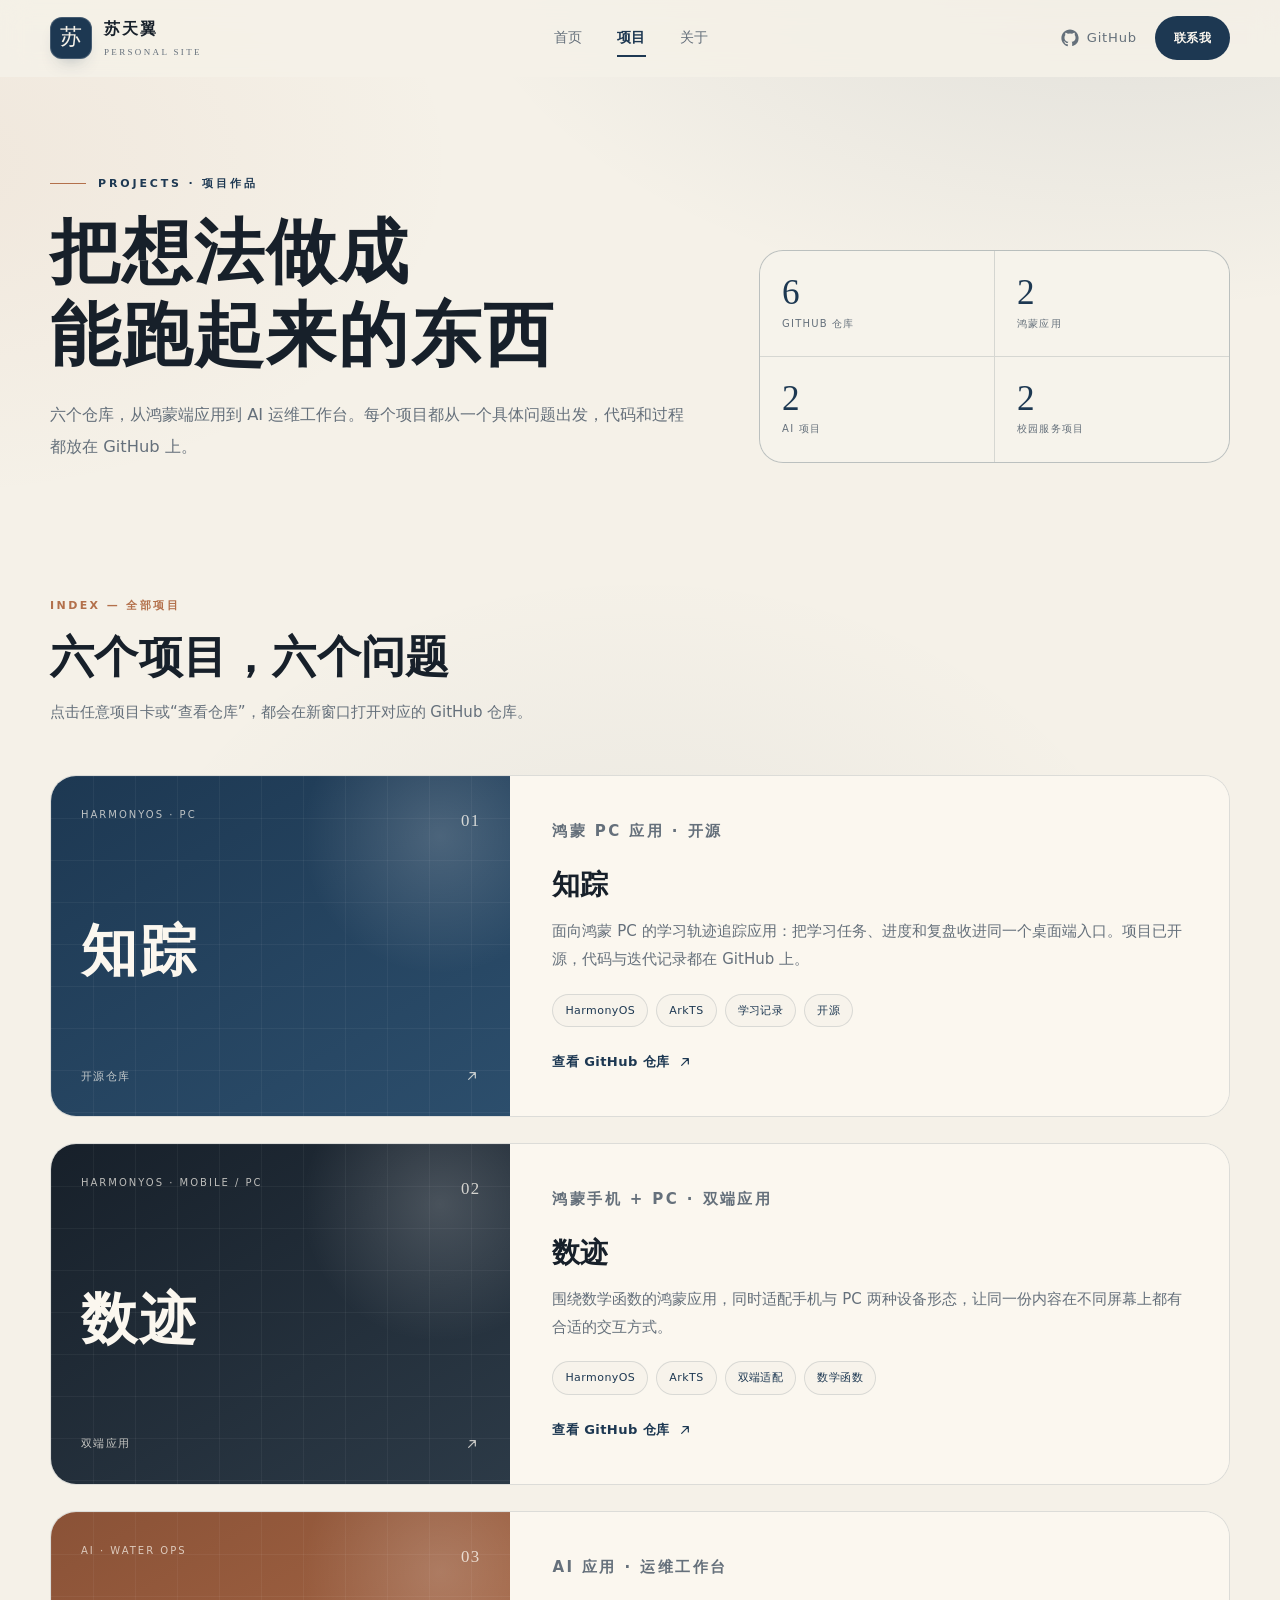
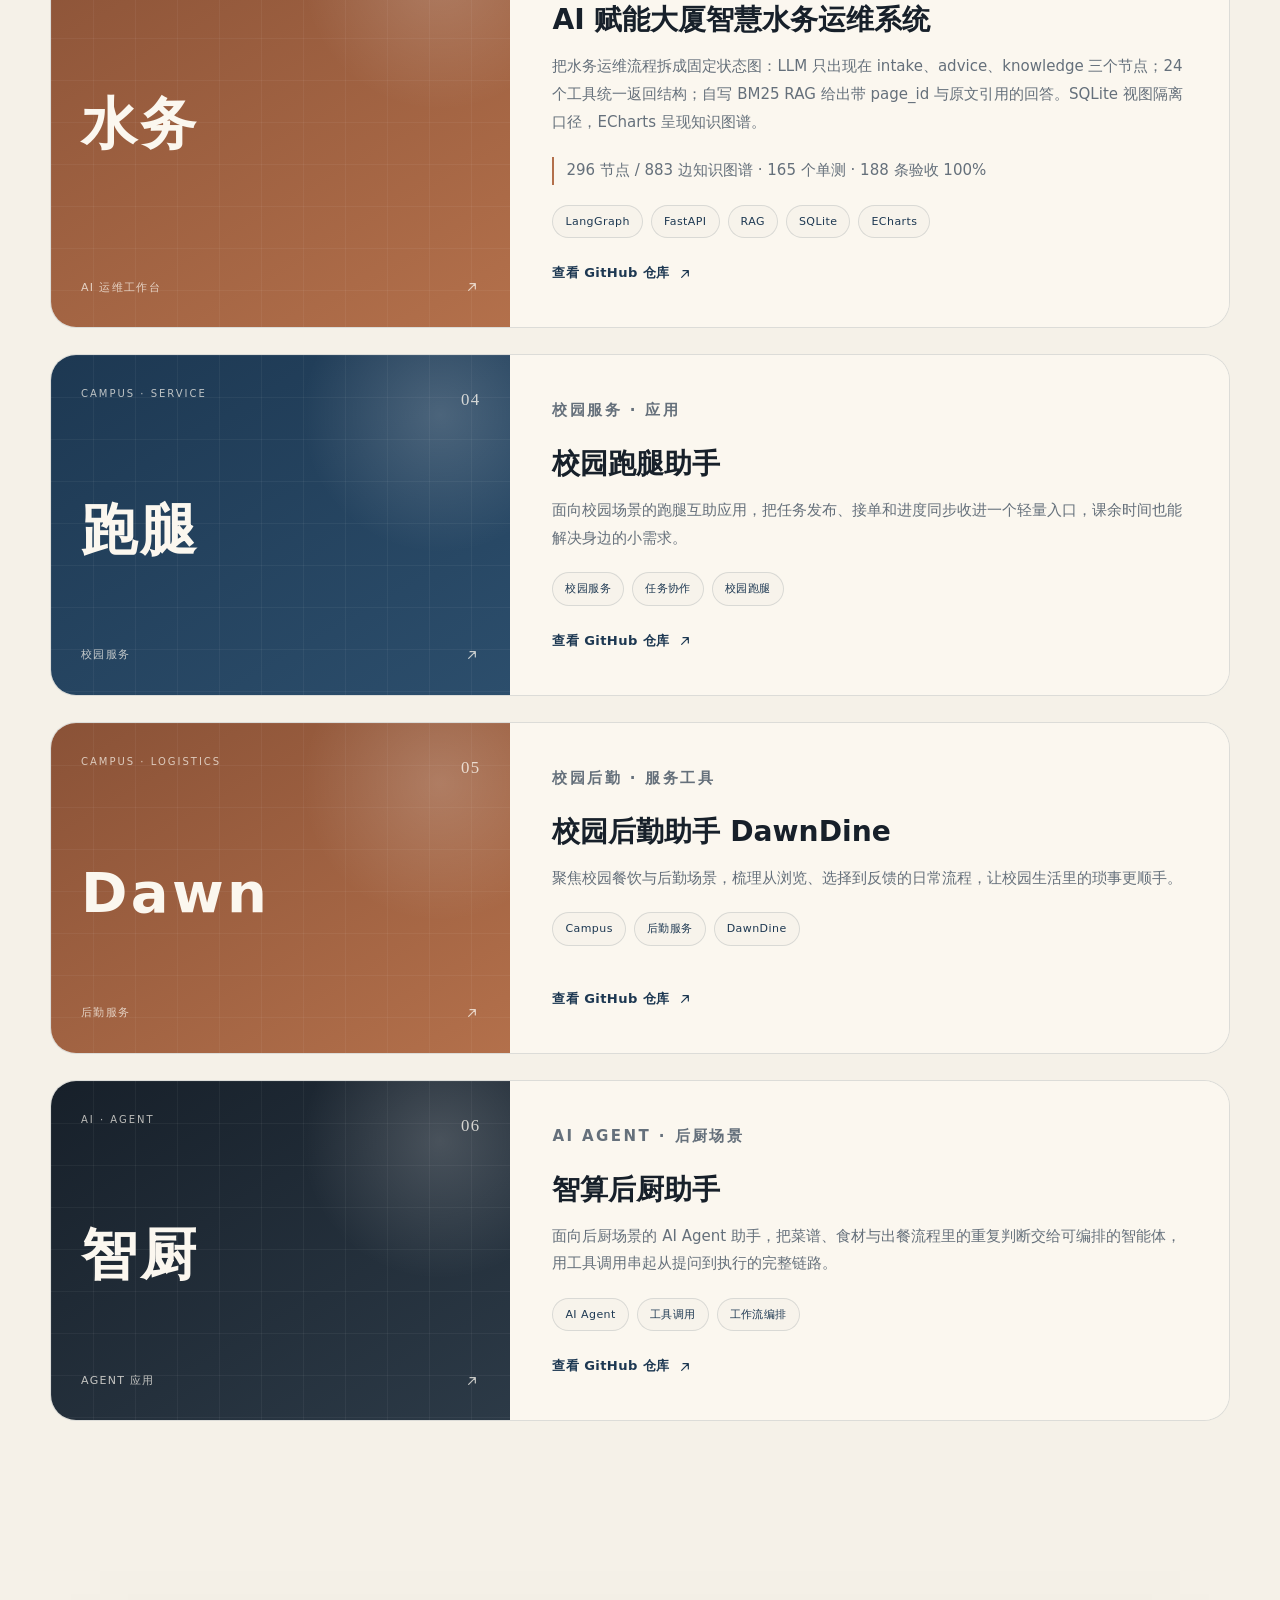
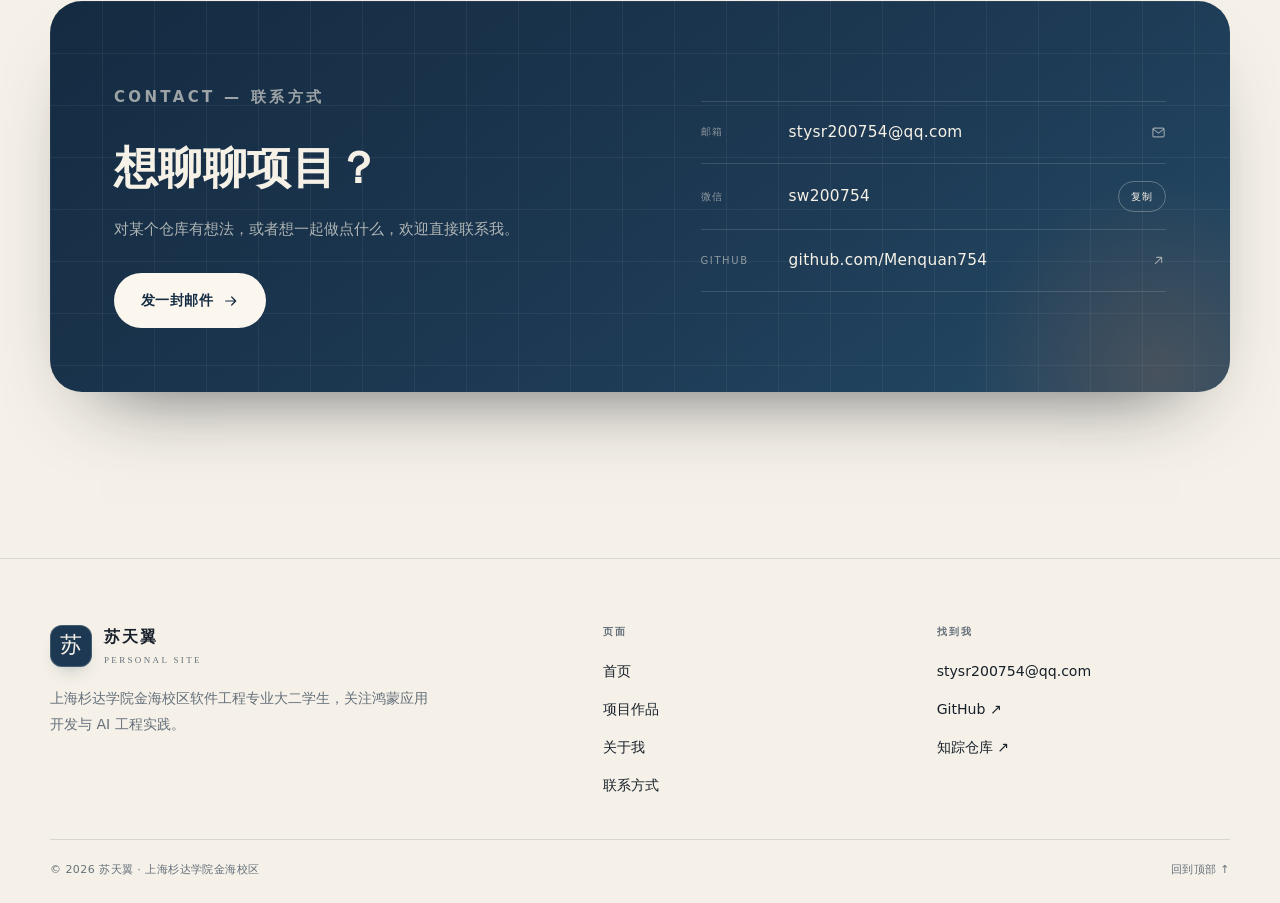
<file: projects.html>
<!DOCTYPE html>
<html lang="zh-CN">
<head>
  <meta charset="UTF-8">
  <meta name="viewport" content="width=device-width, initial-scale=1.0">
  <title>项目作品 | 苏天翼</title>
  <meta name="description" content="苏天翼的项目作品：知踪、数迹、AI 赋能大厦智慧水务运维系统、校园跑腿助手、校园后勤助手与智算后厨助手，全部仓库链接可跳转 GitHub。">
  <meta name="author" content="苏天翼">
  <meta name="theme-color" content="#F5F1E8">
  <link rel="canonical" href="https://menquan754.github.io/projects.html">
  <meta property="og:type" content="website">
  <meta property="og:site_name" content="苏天翼 | 项目作品">
  <meta property="og:locale" content="zh_CN">
  <meta property="og:title" content="项目作品 | 苏天翼">
  <meta property="og:description" content="六个 GitHub 仓库，从鸿蒙端应用到 AI 运维工作台。">
  <meta property="og:url" content="https://menquan754.github.io/projects.html">
  <meta property="og:image" content="https://menquan754.github.io/assets/avatar.jpg">
  <meta name="twitter:card" content="summary_large_image">
  <link rel="icon" type="image/svg+xml" href="assets/favicon.svg">
  <script>document.documentElement.classList.add('js');</script>
  <link rel="preconnect" href="https://github.com" crossorigin>
  <link rel="dns-prefetch" href="https://github.com">
  <link rel="stylesheet" href="css/style.css">
</head>
<body id="top">
  <a class="skip-link" href="#main">跳到主要内容</a>

  <header class="site-header">
    <div class="container header-inner">
      <a class="brand" href="index.html" aria-label="苏天翼个人主页">
        <span class="brand-mark" aria-hidden="true">苏</span>
        <span class="brand-text">
          <span class="brand-name">苏天翼</span>
          <span class="brand-sub">Personal Site</span>
        </span>
      </a>

      <nav class="primary-nav" aria-label="主导航">
        <ul>
          <li><a href="index.html">首页</a></li>
          <li><a href="projects.html" aria-current="page">项目</a></li>
          <li><a href="about.html">关于</a></li>
        </ul>
      </nav>

      <div class="header-actions">
        <a class="github-link" href="https://github.com/Menquan754" target="_blank" rel="noopener noreferrer" aria-label="GitHub 主页，在新窗口打开">
          <svg class="icon icon--solid" viewBox="0 0 24 24" aria-hidden="true"><path d="M12 .5C5.65.5.5 5.65.5 12c0 5.1 3.29 9.42 7.86 10.95.58.11.79-.25.79-.56v-2.17c-3.2.7-3.87-1.54-3.87-1.54-.52-1.33-1.28-1.68-1.28-1.68-1.04-.72.08-.7.08-.7 1.15.08 1.76 1.18 1.76 1.18 1.02 1.75 2.68 1.25 3.33.96.1-.74.4-1.25.72-1.53-2.55-.29-5.23-1.28-5.23-5.7 0-1.26.45-2.29 1.18-3.1-.12-.29-.52-1.46.11-3.05 0 0 .97-.31 3.18 1.18a11.1 11.1 0 0 1 5.79 0c2.2-1.49 3.17-1.18 3.17-1.18.63 1.59.23 2.76.11 3.05.74.81 1.18 1.84 1.18 3.1 0 4.43-2.69 5.4-5.25 5.69.41.36.78 1.06.78 2.14v3.17c0 .31.21.67.8.56A11.51 11.51 0 0 0 23.5 12C23.5 5.65 18.35.5 12 .5Z"/></svg>
          <span>GitHub</span>
        </a>
        <a class="btn btn-primary btn-sm" href="#contact">联系我</a>
        <button class="nav-toggle" type="button" aria-expanded="false" aria-controls="mobile-nav" aria-label="打开导航菜单">
          <span></span><span></span><span></span>
        </button>
      </div>
    </div>
  </header>

  <div class="mobile-nav" id="mobile-nav" hidden>
    <nav aria-label="移动端导航">
      <a class="mobile-link" href="index.html">首页</a>
      <a class="mobile-link" href="projects.html" aria-current="page">项目</a>
      <a class="mobile-link" href="about.html">关于</a>
      <a class="mobile-link" href="#contact">联系</a>
    </nav>
    <div class="mobile-contact">
      <a href="mailto:stysr200754@qq.com">
        <svg class="icon" viewBox="0 0 24 24" aria-hidden="true"><rect x="3" y="5" width="18" height="14" rx="2"/><path d="m4 7 8 6 8-6"/></svg>
        邮箱
      </a>
      <a class="is-ghost" href="https://github.com/Menquan754" target="_blank" rel="noopener noreferrer">
        <svg class="icon icon--solid" viewBox="0 0 24 24" aria-hidden="true"><path d="M12 .5C5.65.5.5 5.65.5 12c0 5.1 3.29 9.42 7.86 10.95.58.11.79-.25.79-.56v-2.17c-3.2.7-3.87-1.54-3.87-1.54-.52-1.33-1.28-1.68-1.28-1.68-1.04-.72.08-.7.08-.7 1.15.08 1.76 1.18 1.76 1.18 1.02 1.75 2.68 1.25 3.33.96.1-.74.4-1.25.72-1.53-2.55-.29-5.23-1.28-5.23-5.7 0-1.26.45-2.29 1.18-3.1-.12-.29-.52-1.46.11-3.05 0 0 .97-.31 3.18 1.18a11.1 11.1 0 0 1 5.79 0c2.2-1.49 3.17-1.18 3.17-1.18.63 1.59.23 2.76.11 3.05.74.81 1.18 1.84 1.18 3.1 0 4.43-2.69 5.4-5.25 5.69.41.36.78 1.06.78 2.14v3.17c0 .31.21.67.8.56A11.51 11.51 0 0 0 23.5 12C23.5 5.65 18.35.5 12 .5Z"/></svg>
        GitHub
      </a>
    </div>
  </div>

  <main id="main" tabindex="-1">
    <section class="page-hero">
      <div class="container page-hero-grid">
        <div data-reveal>
          <p class="eyebrow">Projects · 项目作品</p>
          <h1>把想法做成<br>能跑起来的东西</h1>
          <p class="page-lead">六个仓库，从鸿蒙端应用到 AI 运维工作台。每个项目都从一个具体问题出发，代码和过程都放在 GitHub 上。</p>
        </div>
        <ul class="stat-strip" data-reveal style="--i: 1" aria-label="项目概览">
          <li><strong>6</strong><span>GitHub 仓库</span></li>
          <li><strong>2</strong><span>鸿蒙应用</span></li>
          <li><strong>2</strong><span>AI 项目</span></li>
          <li><strong>2</strong><span>校园服务项目</span></li>
        </ul>
      </div>
    </section>

    <section class="section">
      <div class="container">
        <div class="section-head" data-reveal>
          <div class="head-main">
            <p class="section-kicker">Index — 全部项目</p>
            <h2>六个项目，六个问题</h2>
            <p class="section-desc">点击任意项目卡或“查看仓库”，都会在新窗口打开对应的 GitHub 仓库。</p>
          </div>
        </div>

        <div class="project-list">
          <a class="project-card" href="https://github.com/Menquan754/zhizong-harmonyos-learning-tracker" target="_blank" rel="noopener noreferrer" aria-label="知踪，鸿蒙 PC 应用，在新窗口打开 GitHub 仓库" data-reveal>
            <div class="project-cover variant-navy">
              <div class="cover-top">
                <span class="cover-type">HarmonyOS · PC</span>
                <span class="cover-index">01</span>
              </div>
              <div class="cover-glyph">知踪</div>
              <div class="cover-foot">
                <span>开源仓库</span>
                <svg class="icon" viewBox="0 0 24 24" aria-hidden="true"><path d="M7 17 17 7M9 7h8v8"/></svg>
              </div>
            </div>
            <div class="project-body">
              <p class="project-kicker">鸿蒙 PC 应用 · 开源</p>
              <h3>知踪</h3>
              <p>面向鸿蒙 PC 的学习轨迹追踪应用：把学习任务、进度和复盘收进同一个桌面端入口。项目已开源，代码与迭代记录都在 GitHub 上。</p>
              <ul class="tags">
                <li>HarmonyOS</li>
                <li>ArkTS</li>
                <li>学习记录</li>
                <li>开源</li>
              </ul>
              <span class="project-link">
                查看 GitHub 仓库
                <svg class="icon" viewBox="0 0 24 24" aria-hidden="true"><path d="M7 17 17 7M9 7h8v8"/></svg>
              </span>
            </div>
          </a>

          <a class="project-card" href="https://github.com/Menquan754/harmonyos.math.function.shuji" target="_blank" rel="noopener noreferrer" aria-label="数迹，鸿蒙手机与 PC 双端应用，在新窗口打开 GitHub 仓库" data-reveal>
            <div class="project-cover variant-ink">
              <div class="cover-top">
                <span class="cover-type">HarmonyOS · Mobile / PC</span>
                <span class="cover-index">02</span>
              </div>
              <div class="cover-glyph">数迹</div>
              <div class="cover-foot">
                <span>双端应用</span>
                <svg class="icon" viewBox="0 0 24 24" aria-hidden="true"><path d="M7 17 17 7M9 7h8v8"/></svg>
              </div>
            </div>
            <div class="project-body">
              <p class="project-kicker">鸿蒙手机 + PC · 双端应用</p>
              <h3>数迹</h3>
              <p>围绕数学函数的鸿蒙应用，同时适配手机与 PC 两种设备形态，让同一份内容在不同屏幕上都有合适的交互方式。</p>
              <ul class="tags">
                <li>HarmonyOS</li>
                <li>ArkTS</li>
                <li>双端适配</li>
                <li>数学函数</li>
              </ul>
              <span class="project-link">
                查看 GitHub 仓库
                <svg class="icon" viewBox="0 0 24 24" aria-hidden="true"><path d="M7 17 17 7M9 7h8v8"/></svg>
              </span>
            </div>
          </a>

          <a class="project-card" href="https://github.com/Menquan754/Personal-Introduction" target="_blank" rel="noopener noreferrer" aria-label="AI 赋能大厦智慧水务运维系统，在新窗口打开 GitHub 仓库" data-reveal>
            <div class="project-cover variant-clay">
              <div class="cover-top">
                <span class="cover-type">AI · Water Ops</span>
                <span class="cover-index">03</span>
              </div>
              <div class="cover-glyph">水务</div>
              <div class="cover-foot">
                <span>AI 运维工作台</span>
                <svg class="icon" viewBox="0 0 24 24" aria-hidden="true"><path d="M7 17 17 7M9 7h8v8"/></svg>
              </div>
            </div>
            <div class="project-body">
              <p class="project-kicker">AI 应用 · 运维工作台</p>
              <h3>AI 赋能大厦智慧水务运维系统</h3>
              <p>把水务运维流程拆成固定状态图：LLM 只出现在 intake、advice、knowledge 三个节点；24 个工具统一返回结构；自写 BM25 RAG 给出带 page_id 与原文引用的回答。SQLite 视图隔离口径，ECharts 呈现知识图谱。</p>
              <p class="project-note">296 节点 / 883 边知识图谱 · 165 个单测 · 188 条验收 100%</p>
              <ul class="tags">
                <li>LangGraph</li>
                <li>FastAPI</li>
                <li>RAG</li>
                <li>SQLite</li>
                <li>ECharts</li>
              </ul>
              <span class="project-link">
                查看 GitHub 仓库
                <svg class="icon" viewBox="0 0 24 24" aria-hidden="true"><path d="M7 17 17 7M9 7h8v8"/></svg>
              </span>
            </div>
          </a>

          <a class="project-card" href="https://github.com/Menquan754/Huawei-school-run-errand" target="_blank" rel="noopener noreferrer" aria-label="校园跑腿助手，在新窗口打开 GitHub 仓库" data-reveal>
            <div class="project-cover variant-navy">
              <div class="cover-top">
                <span class="cover-type">Campus · Service</span>
                <span class="cover-index">04</span>
              </div>
              <div class="cover-glyph">跑腿</div>
              <div class="cover-foot">
                <span>校园服务</span>
                <svg class="icon" viewBox="0 0 24 24" aria-hidden="true"><path d="M7 17 17 7M9 7h8v8"/></svg>
              </div>
            </div>
            <div class="project-body">
              <p class="project-kicker">校园服务 · 应用</p>
              <h3>校园跑腿助手</h3>
              <p>面向校园场景的跑腿互助应用，把任务发布、接单和进度同步收进一个轻量入口，课余时间也能解决身边的小需求。</p>
              <ul class="tags">
                <li>校园服务</li>
                <li>任务协作</li>
                <li>校园跑腿</li>
              </ul>
              <span class="project-link">
                查看 GitHub 仓库
                <svg class="icon" viewBox="0 0 24 24" aria-hidden="true"><path d="M7 17 17 7M9 7h8v8"/></svg>
              </span>
            </div>
          </a>

          <a class="project-card" href="https://github.com/Menquan754/DawnDine-Campus-Logistics" target="_blank" rel="noopener noreferrer" aria-label="校园后勤助手 DawnDine，在新窗口打开 GitHub 仓库" data-reveal>
            <div class="project-cover variant-clay">
              <div class="cover-top">
                <span class="cover-type">Campus · Logistics</span>
                <span class="cover-index">05</span>
              </div>
              <div class="cover-glyph">Dawn</div>
              <div class="cover-foot">
                <span>后勤服务</span>
                <svg class="icon" viewBox="0 0 24 24" aria-hidden="true"><path d="M7 17 17 7M9 7h8v8"/></svg>
              </div>
            </div>
            <div class="project-body">
              <p class="project-kicker">校园后勤 · 服务工具</p>
              <h3>校园后勤助手 DawnDine</h3>
              <p>聚焦校园餐饮与后勤场景，梳理从浏览、选择到反馈的日常流程，让校园生活里的琐事更顺手。</p>
              <ul class="tags">
                <li>Campus</li>
                <li>后勤服务</li>
                <li>DawnDine</li>
              </ul>
              <span class="project-link">
                查看 GitHub 仓库
                <svg class="icon" viewBox="0 0 24 24" aria-hidden="true"><path d="M7 17 17 7M9 7h8v8"/></svg>
              </span>
            </div>
          </a>

          <a class="project-card" href="https://github.com/Menquan754/zhisuan-kitchen-assistant" target="_blank" rel="noopener noreferrer" aria-label="智算后厨助手，AI Agent 项目，在新窗口打开 GitHub 仓库" data-reveal>
            <div class="project-cover variant-ink">
              <div class="cover-top">
                <span class="cover-type">AI · Agent</span>
                <span class="cover-index">06</span>
              </div>
              <div class="cover-glyph">智厨</div>
              <div class="cover-foot">
                <span>Agent 应用</span>
                <svg class="icon" viewBox="0 0 24 24" aria-hidden="true"><path d="M7 17 17 7M9 7h8v8"/></svg>
              </div>
            </div>
            <div class="project-body">
              <p class="project-kicker">AI Agent · 后厨场景</p>
              <h3>智算后厨助手</h3>
              <p>面向后厨场景的 AI Agent 助手，把菜谱、食材与出餐流程里的重复判断交给可编排的智能体，用工具调用串起从提问到执行的完整链路。</p>
              <ul class="tags">
                <li>AI Agent</li>
                <li>工具调用</li>
                <li>工作流编排</li>
              </ul>
              <span class="project-link">
                查看 GitHub 仓库
                <svg class="icon" viewBox="0 0 24 24" aria-hidden="true"><path d="M7 17 17 7M9 7h8v8"/></svg>
              </span>
            </div>
          </a>
        </div>
      </div>
    </section>

    <section class="section" id="contact">
      <div class="container">
        <div class="contact-panel" data-reveal>
          <div class="contact-main">
            <p class="section-kicker">Contact — 联系方式</p>
            <h2>想聊聊项目？</h2>
            <p>对某个仓库有想法，或者想一起做点什么，欢迎直接联系我。</p>
            <a class="btn btn-light" href="mailto:stysr200754@qq.com">
              发一封邮件
              <svg class="icon" viewBox="0 0 24 24" aria-hidden="true"><path d="M4 12h15M13 6l6 6-6 6"/></svg>
            </a>
          </div>

          <ul class="contact-list">
            <li>
              <span class="contact-label">邮箱</span>
              <a class="contact-value" href="mailto:stysr200754@qq.com">stysr200754@qq.com</a>
              <svg class="icon" viewBox="0 0 24 24" aria-hidden="true"><rect x="3" y="5" width="18" height="14" rx="2"/><path d="m4 7 8 6 8-6"/></svg>
            </li>
            <li>
              <span class="contact-label">微信</span>
              <span class="contact-value">sw200754</span>
              <button class="copy-btn" type="button" data-copy="sw200754" aria-label="复制微信号 sw200754">复制</button>
            </li>
            <li>
              <span class="contact-label">GitHub</span>
              <a class="contact-value" href="https://github.com/Menquan754" target="_blank" rel="noopener noreferrer">github.com/Menquan754</a>
              <svg class="icon" viewBox="0 0 24 24" aria-hidden="true"><path d="M7 17 17 7M9 7h8v8"/></svg>
            </li>
          </ul>
        </div>
      </div>
    </section>
  </main>

  <footer class="site-footer">
    <div class="container">
      <div class="footer-grid">
        <div class="footer-brand">
          <a class="brand" href="index.html" aria-label="返回首页">
            <span class="brand-mark" aria-hidden="true">苏</span>
            <span class="brand-text">
              <span class="brand-name">苏天翼</span>
              <span class="brand-sub">Personal Site</span>
            </span>
          </a>
          <p>上海杉达学院金海校区软件工程专业大二学生，关注鸿蒙应用开发与 AI 工程实践。</p>
        </div>

        <div>
          <p class="footer-title">页面</p>
          <ul class="footer-links">
            <li><a href="index.html">首页</a></li>
            <li><a href="projects.html">项目作品</a></li>
            <li><a href="about.html">关于我</a></li>
            <li><a href="#contact">联系方式</a></li>
          </ul>
        </div>

        <div>
          <p class="footer-title">找到我</p>
          <ul class="footer-links">
            <li><a href="mailto:stysr200754@qq.com">stysr200754@qq.com</a></li>
            <li><a href="https://github.com/Menquan754" target="_blank" rel="noopener noreferrer">GitHub ↗</a></li>
            <li><a href="https://github.com/Menquan754/zhizong-harmonyos-learning-tracker" target="_blank" rel="noopener noreferrer">知踪仓库 ↗</a></li>
          </ul>
        </div>
      </div>

      <div class="footer-bottom">
        <span>© <span data-year>2026</span> 苏天翼 · 上海杉达学院金海校区</span>
        <a href="#top">回到顶部 ↑</a>
      </div>
    </div>
  </footer>

  <div class="toast" id="toast" role="status" aria-live="polite"></div>
  <script src="js/main.js" defer></script>
</body>
</html>
</file>
<file: css/style.css>
/* =========================================================
   苏天翼 · 个人主页
   设计系统：米白纸感 + 藏青主色 + 暖赭点缀
   ========================================================= */

/* ---------- 1. Design tokens ---------- */
:root {
  --paper: #f5f1e8;
  --paper-raised: #fbf7ef;
  --paper-deep: #ede6d8;
  --ink: #17202a;
  --navy: #1d3852;
  --navy-deep: #142b41;
  --navy-soft: #31536f;
  --muted: #65707b;
  --line: rgba(29, 56, 82, 0.14);
  --line-strong: rgba(29, 56, 82, 0.3);
  --accent: #b3704b;
  --accent-soft: #efddcc;
  --radius: 20px;
  --radius-lg: 28px;
  --shadow-card: 0 26px 60px -40px rgba(23, 32, 42, 0.5);
  --shadow-soft: 0 18px 44px -36px rgba(23, 32, 42, 0.55);
  --font-sans: "PingFang SC", "Hiragino Sans GB", "Microsoft YaHei", "Noto Sans SC", system-ui, -apple-system, sans-serif;
  --font-serif: "Songti SC", "STSong", Georgia, "Times New Roman", serif;
  --maxw: 1180px;
  --header-h: 76px;
}

/* ---------- 2. Base ---------- */
*,
*::before,
*::after {
  box-sizing: border-box;
}

html {
  scroll-behavior: smooth;
  scroll-padding-top: calc(var(--header-h) + 24px);
}

body {
  margin: 0;
  font-family: var(--font-sans);
  font-size: 16px;
  line-height: 1.75;
  color: var(--ink);
  background-color: var(--paper);
  background-image:
    radial-gradient(1100px 620px at 88% -8%, rgba(29, 56, 82, 0.1), transparent 62%),
    radial-gradient(820px 520px at -6% 18%, rgba(179, 112, 75, 0.08), transparent 65%),
    radial-gradient(900px 700px at 50% 110%, rgba(29, 56, 82, 0.06), transparent 60%);
  background-attachment: scroll;
  -webkit-font-smoothing: antialiased;
  text-rendering: optimizeLegibility;
  overflow-x: hidden;
}

img {
  display: block;
  max-width: 100%;
}

a {
  color: inherit;
}

button,
input,
select,
textarea {
  font: inherit;
}

[hidden] {
  display: none !important;
}

::selection {
  background: var(--navy);
  color: var(--paper-raised);
}

:focus-visible {
  outline: 2px solid var(--accent);
  outline-offset: 3px;
  border-radius: 4px;
}

::-webkit-scrollbar {
  width: 10px;
}

::-webkit-scrollbar-track {
  background: var(--paper);
}

::-webkit-scrollbar-thumb {
  background: rgba(29, 56, 82, 0.26);
  border: 3px solid var(--paper);
  border-radius: 10px;
}

.container {
  width: min(calc(100% - 64px), var(--maxw));
  margin-inline: auto;
}

/* ---------- 3. Utilities ---------- */
.icon {
  width: 1.1em;
  height: 1.1em;
  flex: none;
  fill: none;
  stroke: currentColor;
  stroke-width: 1.8;
  stroke-linecap: round;
  stroke-linejoin: round;
}

.icon--solid {
  fill: currentColor;
  stroke: none;
}

.skip-link {
  position: absolute;
  left: -999px;
  top: 12px;
  z-index: 200;
  padding: 10px 18px;
  border-radius: 999px;
  background: var(--navy);
  color: var(--paper-raised);
  font-size: 0.82rem;
  text-decoration: none;
}

.skip-link:focus {
  left: 12px;
}

.eyebrow {
  display: inline-flex;
  align-items: center;
  gap: 12px;
  margin: 0 0 18px;
  font-size: 11px;
  font-weight: 600;
  letter-spacing: 0.26em;
  text-transform: uppercase;
  color: var(--navy);
}

.eyebrow::before {
  content: "";
  width: 36px;
  height: 1px;
  background: var(--accent);
}

.btn {
  display: inline-flex;
  align-items: center;
  justify-content: center;
  gap: 10px;
  padding: 14px 26px;
  border: 1px solid transparent;
  border-radius: 999px;
  font-size: 0.88rem;
  font-weight: 600;
  letter-spacing: 0.03em;
  text-decoration: none;
  cursor: pointer;
  transition: transform 0.3s ease, box-shadow 0.3s ease, background-color 0.3s ease,
    color 0.3s ease, border-color 0.3s ease;
}

.btn .icon {
  width: 16px;
  height: 16px;
  transition: transform 0.3s ease;
}

.btn:hover .icon {
  transform: translate(2px, -2px);
}

.btn-primary {
  background: var(--navy);
  color: var(--paper-raised);
  box-shadow: 0 16px 30px -22px rgba(29, 56, 82, 0.9);
}

.btn-primary:hover {
  background: var(--navy-deep);
  transform: translateY(-2px);
  box-shadow: 0 22px 40px -24px rgba(20, 43, 65, 0.9);
}

.btn-ghost {
  border-color: var(--line-strong);
  background: rgba(251, 247, 239, 0.5);
  color: var(--ink);
}

.btn-ghost:hover {
  border-color: var(--navy);
  color: var(--navy);
  background: var(--paper-raised);
  transform: translateY(-2px);
}

.btn-light {
  background: var(--paper-raised);
  color: var(--navy-deep);
}

.btn-light:hover {
  background: #ffffff;
  transform: translateY(-2px);
}

.btn-sm {
  padding: 10px 18px;
  font-size: 0.78rem;
}

.text-link {
  display: inline-flex;
  align-items: center;
  gap: 8px;
  font-size: 0.82rem;
  font-weight: 600;
  letter-spacing: 0.03em;
  color: var(--navy);
  text-decoration: none;
  white-space: nowrap;
}

.text-link .icon {
  width: 15px;
  height: 15px;
  transition: transform 0.3s ease;
}

.text-link:hover .icon {
  transform: translate(3px, -3px);
}

/* ---------- 4. Header ---------- */
.site-header {
  position: sticky;
  top: 0;
  z-index: 60;
  background: rgba(245, 241, 232, 0.86);
  -webkit-backdrop-filter: blur(14px);
  backdrop-filter: blur(14px);
  border-bottom: 1px solid transparent;
  transition: border-color 0.3s ease, box-shadow 0.3s ease;
}

.site-header.is-scrolled {
  border-bottom-color: var(--line);
  box-shadow: 0 18px 40px -38px rgba(23, 32, 42, 0.7);
}

.header-inner {
  display: flex;
  align-items: center;
  justify-content: space-between;
  gap: 24px;
  height: var(--header-h);
}

.brand {
  display: inline-flex;
  align-items: center;
  gap: 12px;
  color: var(--ink);
  text-decoration: none;
}

.brand-mark {
  display: grid;
  place-items: center;
  width: 42px;
  height: 42px;
  border-radius: 12px;
  background: var(--navy);
  color: var(--paper);
  font-family: var(--font-serif);
  font-size: 1.35rem;
  line-height: 1;
  box-shadow: inset 0 0 0 1px rgba(255, 255, 255, 0.18), 0 10px 20px -14px rgba(29, 56, 82, 0.9);
}

.brand-text {
  display: flex;
  flex-direction: column;
  gap: 2px;
}

.brand-name {
  font-size: 0.98rem;
  font-weight: 600;
  letter-spacing: 0.12em;
}

.brand-sub {
  font-family: var(--font-serif);
  font-size: 9px;
  letter-spacing: 0.26em;
  text-transform: uppercase;
  color: var(--muted);
}

.primary-nav ul {
  display: flex;
  gap: 34px;
  margin: 0;
  padding: 0;
  list-style: none;
}

.primary-nav a {
  position: relative;
  display: inline-block;
  padding: 6px 0;
  font-size: 0.9rem;
  letter-spacing: 0.04em;
  color: var(--muted);
  text-decoration: none;
  transition: color 0.25s ease;
}

.primary-nav a::after {
  content: "";
  position: absolute;
  left: 0;
  bottom: 0;
  width: 0;
  height: 1.5px;
  background: var(--navy);
  transition: width 0.3s ease;
}

.primary-nav a:hover {
  color: var(--navy);
}

.primary-nav a:hover::after {
  width: 100%;
}

.primary-nav a[aria-current="page"] {
  color: var(--navy);
  font-weight: 600;
}

.primary-nav a[aria-current="page"]::after {
  width: 100%;
}

.header-actions {
  display: flex;
  align-items: center;
  gap: 18px;
}

.github-link {
  display: inline-flex;
  align-items: center;
  gap: 8px;
  font-size: 0.82rem;
  letter-spacing: 0.06em;
  color: var(--muted);
  text-decoration: none;
  transition: color 0.25s ease;
}

.github-link:hover {
  color: var(--navy);
}

.github-link .icon {
  width: 18px;
  height: 18px;
}

.nav-toggle {
  display: none;
  position: relative;
  width: 42px;
  height: 42px;
  padding: 0;
  border: 1px solid var(--line-strong);
  border-radius: 12px;
  background: transparent;
  cursor: pointer;
}

.nav-toggle span {
  position: absolute;
  left: 12px;
  right: 12px;
  height: 1.5px;
  border-radius: 2px;
  background: var(--ink);
  transition: transform 0.3s ease, opacity 0.3s ease;
}

.nav-toggle span:nth-child(1) {
  top: 14px;
}

.nav-toggle span:nth-child(2) {
  top: 20px;
}

.nav-toggle span:nth-child(3) {
  top: 26px;
}

.nav-toggle.is-open span:nth-child(1) {
  transform: translateY(6px) rotate(45deg);
}

.nav-toggle.is-open span:nth-child(2) {
  opacity: 0;
}

.nav-toggle.is-open span:nth-child(3) {
  transform: translateY(-6px) rotate(-45deg);
}

.mobile-nav {
  display: none;
  position: fixed;
  top: var(--header-h);
  left: 0;
  right: 0;
  z-index: 59;
  padding: 16px 24px 28px;
  background: rgba(245, 241, 232, 0.98);
  border-bottom: 1px solid var(--line);
  box-shadow: 0 30px 50px -32px rgba(23, 32, 42, 0.55);
  -webkit-backdrop-filter: blur(18px);
  backdrop-filter: blur(18px);
}

.mobile-nav nav {
  display: grid;
  gap: 0;
}

.mobile-link {
  padding: 14px 4px;
  font-size: 1rem;
  text-decoration: none;
  border-bottom: 1px solid var(--line);
}

.mobile-link[aria-current="page"] {
  color: var(--navy);
  font-weight: 600;
}

.mobile-contact {
  display: flex;
  flex-wrap: wrap;
  gap: 10px;
  margin-top: 20px;
}

.mobile-contact a {
  display: inline-flex;
  align-items: center;
  gap: 8px;
  padding: 10px 14px;
  border-radius: 999px;
  background: var(--navy);
  color: var(--paper);
  font-size: 0.8rem;
  text-decoration: none;
}

.mobile-contact a.is-ghost {
  background: transparent;
  color: var(--navy);
  border: 1px solid var(--line-strong);
}

/* ---------- 5. Hero ---------- */
.hero {
  position: relative;
  overflow: hidden;
  padding: clamp(54px, 8vw, 100px) 0 clamp(48px, 6vw, 80px);
}

.hero::after {
  content: "SU TIANYI";
  position: absolute;
  right: -0.1em;
  bottom: -0.24em;
  z-index: 0;
  font-family: var(--font-serif);
  font-size: clamp(5rem, 13vw, 11rem);
  letter-spacing: 0.04em;
  white-space: nowrap;
  color: rgba(29, 56, 82, 0.035);
  -webkit-text-stroke: 1px rgba(29, 56, 82, 0.07);
  pointer-events: none;
}

.hero-grid {
  position: relative;
  z-index: 1;
  display: grid;
  grid-template-columns: minmax(0, 1.12fr) minmax(0, 0.88fr);
  gap: clamp(36px, 6vw, 86px);
  align-items: center;
}

.hero h1 {
  display: flex;
  flex-direction: column;
  gap: 12px;
  margin: 0 0 18px;
  font-size: clamp(3.6rem, 7.4vw, 6.1rem);
  font-weight: 600;
  line-height: 1;
  letter-spacing: 0.07em;
}

.hero h1 .en {
  margin-left: 0.35em;
  font-family: var(--font-serif);
  font-size: clamp(0.66rem, 1vw, 0.82rem);
  font-weight: 400;
  letter-spacing: 0.42em;
  text-transform: uppercase;
  color: var(--muted);
}

.hero-role {
  display: flex;
  flex-wrap: wrap;
  align-items: center;
  gap: 10px;
  margin: 0;
  font-size: clamp(1rem, 1.5vw, 1.15rem);
  font-weight: 500;
  letter-spacing: 0.02em;
  color: var(--navy);
}

.hero-role .dot {
  width: 5px;
  height: 5px;
  border-radius: 50%;
  background: var(--accent);
}

.hero-lead {
  max-width: 34rem;
  margin: 22px 0 32px;
  font-size: 1.02rem;
  line-height: 1.95;
  color: var(--muted);
}

.hero-actions {
  display: flex;
  flex-wrap: wrap;
  gap: 14px;
}

.hero-meta {
  display: flex;
  flex-wrap: wrap;
  gap: 9px;
  margin: 32px 0 0;
  padding: 0;
  list-style: none;
}

.hero-meta li {
  padding: 7px 14px;
  border: 1px solid var(--line);
  border-radius: 999px;
  background: rgba(251, 247, 239, 0.6);
  font-size: 11px;
  letter-spacing: 0.1em;
  color: var(--navy);
}

.hero-portrait {
  position: relative;
  display: flex;
  justify-content: center;
}

.portrait-card {
  position: relative;
  width: min(368px, 100%);
  padding: 24px;
  border: 1px solid var(--line);
  border-radius: 34px;
  background: linear-gradient(160deg, #fdfaf3 0%, #f0e8d9 100%);
  box-shadow: 0 34px 74px -38px rgba(23, 32, 42, 0.55), inset 0 1px 0 rgba(255, 255, 255, 0.7);
}

.portrait-card::before {
  content: "";
  position: absolute;
  inset: 14px;
  border: 1px dashed rgba(29, 56, 82, 0.18);
  border-radius: 26px;
  pointer-events: none;
}

.portrait-photo {
  position: relative;
  z-index: 1;
  width: 100%;
  aspect-ratio: 1 / 1;
  overflow: hidden;
  border: 7px solid rgba(255, 253, 248, 0.95);
  border-radius: 50%;
  background: #ffffff;
  box-shadow: 0 0 0 1px var(--line-strong), 0 22px 42px -26px rgba(23, 32, 42, 0.6);
}

.portrait-photo img {
  width: 100%;
  height: 100%;
  object-fit: cover;
  object-position: center 16%;
}

.portrait-caption {
  position: relative;
  z-index: 1;
  margin-top: 20px;
  text-align: center;
}

.portrait-caption strong {
  display: block;
  font-size: 1.35rem;
  font-weight: 600;
  letter-spacing: 0.14em;
}

.portrait-caption span {
  display: block;
  margin-top: 6px;
  font-family: var(--font-serif);
  font-size: 10px;
  letter-spacing: 0.2em;
  color: var(--muted);
}

.float-badge {
  position: absolute;
  z-index: 3;
  padding: 8px 14px;
  border: 1px solid var(--line-strong);
  border-radius: 999px;
  background: rgba(251, 247, 239, 0.94);
  font-size: 11px;
  font-weight: 600;
  letter-spacing: 0.12em;
  color: var(--navy);
  box-shadow: 0 10px 24px -16px rgba(23, 32, 42, 0.5);
  -webkit-backdrop-filter: blur(6px);
  backdrop-filter: blur(6px);
}

.badge-a {
  top: 42px;
  left: -22px;
  transform: rotate(-4deg);
}

.badge-b {
  top: 52%;
  right: -26px;
  transform: rotate(3deg);
}

.badge-c {
  bottom: 64px;
  left: -16px;
  transform: rotate(2deg);
  background: var(--navy);
  color: var(--paper);
  border-color: transparent;
}

/* ---------- 6. Section shell ---------- */
.section {
  position: relative;
  padding: clamp(60px, 7vw, 96px) 0;
}

.section-head {
  display: flex;
  align-items: flex-end;
  justify-content: space-between;
  gap: 36px;
  margin-bottom: clamp(30px, 4vw, 48px);
}

.section-head .head-main {
  max-width: 44rem;
}

.section-kicker {
  margin: 0 0 14px;
  font-size: 11px;
  font-weight: 600;
  letter-spacing: 0.22em;
  text-transform: uppercase;
  color: var(--accent);
}

.section-head h2,
.contact-main h2 {
  margin: 0;
  font-size: clamp(1.85rem, 3.4vw, 2.75rem);
  font-weight: 600;
  line-height: 1.28;
  letter-spacing: 0.01em;
}

.section-desc {
  max-width: 34rem;
  margin: 14px 0 0;
  font-size: 0.94rem;
  line-height: 1.85;
  color: var(--muted);
}

.band {
  background: linear-gradient(180deg, rgba(237, 230, 216, 0.72), rgba(237, 230, 216, 0.35));
  border-top: 1px solid var(--line);
  border-bottom: 1px solid var(--line);
}

/* ---------- 7. About preview ---------- */
.about-preview {
  display: grid;
  grid-template-columns: minmax(0, 1.2fr) minmax(0, 0.8fr);
  gap: clamp(32px, 5vw, 72px);
  align-items: start;
}

.about-copy p {
  max-width: 38rem;
  margin: 0 0 18px;
  line-height: 1.95;
  color: var(--muted);
}

.about-copy .lead {
  font-size: 1.08rem;
  color: var(--ink);
}

.about-copy blockquote {
  margin: 28px 0 0;
  padding: 16px 0 16px 24px;
  border-left: 2px solid var(--accent);
  font-family: var(--font-serif);
  font-size: 1.18rem;
  letter-spacing: 0.03em;
  color: var(--navy);
}

.fact-grid {
  display: grid;
  grid-template-columns: 1fr 1fr;
  overflow: hidden;
  border: 1px solid var(--line);
  border-radius: 24px;
  background: var(--line);
  gap: 1px;
}

.fact {
  padding: 22px 24px;
  background: rgba(251, 247, 239, 0.88);
}

.fact span {
  display: block;
  margin-bottom: 8px;
  font-size: 10px;
  letter-spacing: 0.18em;
  text-transform: uppercase;
  color: var(--muted);
}

.fact strong {
  font-size: 1rem;
  font-weight: 600;
  color: var(--navy);
}

/* ---------- 8. Skills ---------- */
.skill-grid {
  display: grid;
  grid-template-columns: repeat(4, minmax(0, 1fr));
  gap: 18px;
}

.skill-card {
  position: relative;
  display: flex;
  flex-direction: column;
  padding: 26px 24px 28px;
  overflow: hidden;
  border: 1px solid var(--line);
  border-radius: var(--radius);
  background: var(--paper-raised);
  transition: transform 0.35s ease, background-color 0.35s ease, border-color 0.35s ease,
    box-shadow 0.35s ease;
}

.skill-card::after {
  content: attr(data-letter);
  position: absolute;
  right: 10px;
  bottom: -18px;
  font-family: var(--font-serif);
  font-size: 5rem;
  line-height: 1;
  color: rgba(29, 56, 82, 0.08);
  pointer-events: none;
  transition: color 0.35s ease;
}

.skill-card:hover {
  transform: translateY(-4px);
  border-color: var(--navy);
  background: var(--navy);
  box-shadow: 0 28px 52px -34px rgba(20, 43, 65, 0.8);
}

.skill-card:hover::after {
  color: rgba(255, 255, 255, 0.12);
}

.skill-index {
  position: relative;
  z-index: 1;
  margin-bottom: 24px;
  font-family: var(--font-serif);
  font-size: 0.78rem;
  letter-spacing: 0.12em;
  color: var(--accent);
}

.skill-card h3 {
  position: relative;
  z-index: 1;
  margin: 0 0 10px;
  font-size: 1.28rem;
  font-weight: 600;
  line-height: 1.35;
  transition: color 0.35s ease;
}

.skill-card p {
  position: relative;
  z-index: 1;
  margin: 0;
  font-size: 0.84rem;
  line-height: 1.8;
  color: var(--muted);
  transition: color 0.35s ease;
}

.skill-level {
  position: relative;
  z-index: 1;
  align-self: flex-start;
  margin-top: 22px;
  padding: 5px 12px;
  border-radius: 999px;
  background: var(--paper-deep);
  font-size: 10px;
  font-weight: 600;
  letter-spacing: 0.08em;
  color: var(--navy);
  transition: background-color 0.35s ease, color 0.35s ease;
}

.skill-card:hover h3 {
  color: var(--paper-raised);
}

.skill-card:hover p {
  color: rgba(246, 241, 230, 0.72);
}

.skill-card:hover .skill-level {
  background: rgba(255, 255, 255, 0.14);
  color: var(--paper-raised);
}

/* ---------- 9. Projects ---------- */
.project-grid {
  display: grid;
  grid-template-columns: repeat(3, minmax(0, 1fr));
  gap: 20px;
}

.project-list {
  display: grid;
  gap: 26px;
}

.project-card {
  display: grid;
  grid-template-columns: minmax(260px, 0.78fr) minmax(0, 1.22fr);
  overflow: hidden;
  border: 1px solid var(--line);
  border-radius: 26px;
  background: var(--paper-raised);
  color: inherit;
  text-decoration: none;
  transition: transform 0.4s cubic-bezier(0.2, 0.7, 0.2, 1), box-shadow 0.4s ease,
    border-color 0.4s ease;
}

.project-card:hover {
  transform: translateY(-5px);
  border-color: var(--line-strong);
  box-shadow: 0 32px 64px -44px rgba(23, 32, 42, 0.6);
}

.project-card:focus-visible {
  outline: 2px solid var(--accent);
  outline-offset: 3px;
}

.project-cover {
  position: relative;
  display: flex;
  flex-direction: column;
  justify-content: space-between;
  min-height: 330px;
  padding: 30px;
  overflow: hidden;
  color: var(--paper-raised);
  background: linear-gradient(150deg, #1d3852, #2c4e6c);
}

.project-cover::before {
  content: "";
  position: absolute;
  inset: 0;
  background-image: linear-gradient(rgba(255, 255, 255, 0.075) 1px, transparent 1px),
    linear-gradient(90deg, rgba(255, 255, 255, 0.075) 1px, transparent 1px);
  background-size: 42px 42px;
  opacity: 0.65;
  pointer-events: none;
}

.project-cover::after {
  content: "";
  position: absolute;
  top: -90px;
  right: -80px;
  width: 300px;
  height: 300px;
  border-radius: 50%;
  background: radial-gradient(circle, rgba(255, 255, 255, 0.18), transparent 65%);
  pointer-events: none;
}

.variant-navy {
  background: linear-gradient(150deg, #1d3852, #2c4e6c);
}

.variant-clay {
  background: linear-gradient(150deg, #8a5237, #b3704b);
}

.variant-ink {
  background: linear-gradient(150deg, #17202a, #2c3a47);
}

.cover-top {
  position: relative;
  z-index: 1;
  display: flex;
  align-items: flex-start;
  justify-content: space-between;
  gap: 16px;
}

.cover-type {
  font-size: 10px;
  letter-spacing: 0.2em;
  text-transform: uppercase;
  opacity: 0.72;
}

.cover-index {
  font-family: var(--font-serif);
  font-size: 1.05rem;
  letter-spacing: 0.08em;
  opacity: 0.8;
}

.cover-glyph {
  position: relative;
  z-index: 1;
  font-size: clamp(2.6rem, 4.4vw, 3.5rem);
  font-weight: 600;
  line-height: 1.15;
  letter-spacing: 0.06em;
  transition: transform 0.4s cubic-bezier(0.2, 0.7, 0.2, 1);
}

.project-card:hover .cover-glyph {
  transform: translateY(-4px);
}

.cover-foot {
  position: relative;
  z-index: 1;
  display: flex;
  align-items: center;
  justify-content: space-between;
  gap: 12px;
  font-size: 11px;
  letter-spacing: 0.12em;
  text-transform: uppercase;
  opacity: 0.75;
}

.cover-foot .icon {
  width: 16px;
  height: 16px;
}

.project-body {
  display: flex;
  flex-direction: column;
  justify-content: center;
  padding: clamp(26px, 3.4vw, 42px);
  background: var(--paper-raised);
}

.project-kicker {
  margin: 0 0 12px;
  font-size: 10px;
  font-weight: 600;
  letter-spacing: 0.16em;
  text-transform: uppercase;
  color: var(--accent);
}

.project-body h3 {
  margin: 0 0 14px;
  font-size: clamp(1.4rem, 2.2vw, 1.9rem);
  font-weight: 600;
  line-height: 1.35;
}

.project-body p {
  max-width: 44rem;
  margin: 0 0 20px;
  font-size: 0.94rem;
  line-height: 1.85;
  color: var(--muted);
}

.project-note {
  margin: -8px 0 20px;
  padding-left: 12px;
  border-left: 2px solid var(--accent);
  font-size: 0.78rem;
  line-height: 1.8;
  color: var(--navy-soft);
}

.tags {
  display: flex;
  flex-wrap: wrap;
  gap: 8px;
  margin: 0 0 24px;
  padding: 0;
  list-style: none;
}

.tags li {
  padding: 6px 12px;
  border: 1px solid var(--line);
  border-radius: 999px;
  background: rgba(245, 241, 232, 0.6);
  font-size: 11px;
  letter-spacing: 0.04em;
  color: var(--navy);
}

.project-link {
  display: inline-flex;
  align-items: center;
  gap: 8px;
  margin-top: auto;
  font-size: 0.82rem;
  font-weight: 600;
  letter-spacing: 0.03em;
  color: var(--navy);
}

.project-link .icon {
  width: 16px;
  height: 16px;
  transition: transform 0.3s ease;
}

.project-card:hover .project-link .icon {
  transform: translate(3px, -3px);
}

.section-more {
  display: flex;
  justify-content: center;
  margin-top: 38px;
}

/* Compact cards on the home page */
.project-grid .project-card {
  display: flex;
  flex-direction: column;
}

.project-grid .project-cover {
  min-height: 220px;
  padding: 24px;
}

.project-grid .cover-glyph {
  font-size: clamp(2rem, 3vw, 2.6rem);
}

.project-grid .project-body {
  flex: 1;
  padding: 24px;
}

.project-grid .project-body h3 {
  font-size: 1.3rem;
}

.project-grid .project-body p {
  margin-bottom: 18px;
  font-size: 0.86rem;
  line-height: 1.8;
}

.project-grid .tags {
  margin-bottom: 20px;
}

/* ---------- 10. Hobbies ---------- */
.hobby-grid {
  display: grid;
  grid-template-columns: repeat(4, minmax(0, 1fr));
  gap: 18px;
}

.hobby-card {
  padding: 26px 24px 28px;
  border: 1px solid var(--line);
  border-radius: var(--radius);
  background: rgba(251, 247, 239, 0.62);
  transition: transform 0.35s ease, border-color 0.35s ease, box-shadow 0.35s ease,
    background-color 0.35s ease;
}

.hobby-card:hover {
  transform: translateY(-4px);
  border-color: var(--line-strong);
  background: var(--paper-raised);
  box-shadow: var(--shadow-soft);
}

.hobby-icon {
  display: grid;
  place-items: center;
  width: 48px;
  height: 48px;
  margin-bottom: 22px;
  border-radius: 50%;
  background: var(--navy);
  color: var(--paper-raised);
}

.hobby-icon svg {
  width: 24px;
  height: 24px;
  fill: none;
  stroke: currentColor;
  stroke-width: 1.6;
  stroke-linecap: round;
  stroke-linejoin: round;
}

.hobby-card h3 {
  margin: 0 0 10px;
  font-size: 1.18rem;
  font-weight: 600;
}

.hobby-card p {
  margin: 0;
  font-size: 0.85rem;
  line-height: 1.85;
  color: var(--muted);
}

/* ---------- 11. Contact ---------- */
.contact-panel {
  position: relative;
  display: grid;
  grid-template-columns: 1.05fr 0.95fr;
  gap: clamp(32px, 6vw, 72px);
  overflow: hidden;
  padding: clamp(32px, 5.6vw, 64px);
  border-radius: 32px;
  background: linear-gradient(145deg, #142b41, #1d3852 55%, #234a66);
  color: #f6f1e6;
  box-shadow: 0 40px 80px -50px rgba(20, 27, 36, 0.8);
}

.contact-panel::before {
  content: "";
  position: absolute;
  inset: 0;
  background-image: linear-gradient(rgba(255, 255, 255, 0.055) 1px, transparent 1px),
    linear-gradient(90deg, rgba(255, 255, 255, 0.055) 1px, transparent 1px);
  background-size: 52px 52px;
  pointer-events: none;
}

.contact-panel::after {
  content: "";
  position: absolute;
  right: -140px;
  bottom: -190px;
  width: 420px;
  height: 420px;
  border-radius: 50%;
  background: radial-gradient(circle, rgba(179, 112, 75, 0.26), transparent 65%);
  pointer-events: none;
}

.contact-main {
  position: relative;
  z-index: 1;
}

.contact-main .section-kicker {
  color: rgba(246, 241, 230, 0.6);
}

.contact-main h2 {
  color: #f6f1e6;
}

.contact-main p {
  max-width: 30rem;
  margin: 18px 0 30px;
  font-size: 0.94rem;
  line-height: 1.9;
  color: rgba(246, 241, 230, 0.68);
}

.contact-list {
  position: relative;
  z-index: 1;
  align-self: center;
  margin: 0;
  padding: 0;
  list-style: none;
}

.contact-list li {
  display: grid;
  grid-template-columns: 72px minmax(0, 1fr) auto;
  align-items: center;
  gap: 16px;
  padding: 17px 0;
  border-bottom: 1px solid rgba(246, 241, 230, 0.14);
}

.contact-list li:first-child {
  border-top: 1px solid rgba(246, 241, 230, 0.14);
}

.contact-label {
  font-size: 10px;
  letter-spacing: 0.16em;
  text-transform: uppercase;
  color: rgba(246, 241, 230, 0.52);
}

.contact-value {
  font-size: clamp(0.9rem, 1.2vw, 1rem);
  letter-spacing: 0.02em;
  color: #f6f1e6;
  text-decoration: none;
  overflow-wrap: anywhere;
}

.contact-value:hover {
  text-decoration: underline;
  text-underline-offset: 4px;
}

.copy-btn {
  padding: 6px 12px;
  border: 1px solid rgba(246, 241, 230, 0.3);
  border-radius: 999px;
  background: transparent;
  font-size: 10px;
  letter-spacing: 0.08em;
  color: #f6f1e6;
  cursor: pointer;
  transition: background-color 0.25s ease, border-color 0.25s ease;
}

.copy-btn:hover {
  border-color: rgba(246, 241, 230, 0.65);
  background: rgba(255, 255, 255, 0.1);
}

.contact-list .icon {
  width: 15px;
  height: 15px;
  color: rgba(246, 241, 230, 0.55);
}

/* ---------- 12. Page hero ---------- */
.page-hero {
  padding: clamp(52px, 7vw, 88px) 0 clamp(28px, 4vw, 44px);
}

.page-hero h1 {
  margin: 0;
  font-size: clamp(2.6rem, 6vw, 4.4rem);
  font-weight: 600;
  line-height: 1.18;
  letter-spacing: 0.03em;
}

.page-lead {
  max-width: 40rem;
  margin: 22px 0 0;
  font-size: 1.02rem;
  line-height: 1.95;
  color: var(--muted);
}

.page-hero-grid {
  display: grid;
  grid-template-columns: 1.15fr 0.85fr;
  gap: clamp(32px, 6vw, 72px);
  align-items: end;
}

.stat-strip {
  display: grid;
  grid-template-columns: 1fr 1fr;
  gap: 1px;
  align-self: end;
  margin: 0;
  padding: 0;
  overflow: hidden;
  border: 1px solid var(--line);
  border-radius: 24px;
  background: var(--line);
  list-style: none;
}

.stat-strip li {
  display: flex;
  flex-direction: column;
  gap: 4px;
  padding: 24px 22px;
  background: rgba(251, 247, 239, 0.88);
}

.stat-strip strong {
  font-family: var(--font-serif);
  font-size: 2.2rem;
  font-weight: 500;
  line-height: 1;
  color: var(--navy);
}

.stat-strip span {
  font-size: 10px;
  letter-spacing: 0.12em;
  text-transform: uppercase;
  color: var(--muted);
}

/* ---------- 13. About story / profile ---------- */
.story-grid {
  display: grid;
  grid-template-columns: minmax(0, 1.2fr) minmax(280px, 0.8fr);
  gap: clamp(36px, 6vw, 80px);
  align-items: start;
}

.story-copy p {
  max-width: 42rem;
  margin: 0 0 20px;
  font-size: 0.96rem;
  line-height: 2;
  color: var(--muted);
}

.story-copy .lead {
  font-size: 1.08rem;
  color: var(--ink);
}

.profile-card {
  padding: 30px 26px;
  border: 1px solid var(--line);
  border-radius: 28px;
  background: var(--paper-raised);
  text-align: center;
  box-shadow: var(--shadow-card);
}

.profile-photo {
  width: 164px;
  height: 164px;
  margin: 0 auto 20px;
  overflow: hidden;
  border: 5px solid #ffffff;
  border-radius: 50%;
  box-shadow: 0 0 0 1px var(--line), 0 18px 34px -24px rgba(23, 32, 42, 0.55);
}

.profile-photo img {
  width: 100%;
  height: 100%;
  object-fit: cover;
  object-position: center 16%;
}

.profile-card h3 {
  margin: 0 0 4px;
  font-size: 1.3rem;
  font-weight: 600;
  letter-spacing: 0.08em;
}

.profile-card > p {
  margin: 0 0 22px;
  font-family: var(--font-serif);
  font-size: 10px;
  letter-spacing: 0.16em;
  text-transform: uppercase;
  color: var(--muted);
}

.profile-facts {
  display: grid;
  grid-template-columns: 1fr 1fr;
  gap: 1px;
  margin: 0;
  overflow: hidden;
  border: 1px solid var(--line);
  border-radius: 16px;
  background: var(--line);
  text-align: left;
}

.profile-facts div {
  padding: 13px 15px;
  background: var(--paper-raised);
}

.profile-facts dt {
  margin-bottom: 4px;
  font-size: 9px;
  letter-spacing: 0.12em;
  text-transform: uppercase;
  color: var(--muted);
}

.profile-facts dd {
  margin: 0;
  font-size: 0.86rem;
  font-weight: 600;
  color: var(--navy);
}

.profile-link {
  margin-top: 22px;
}

/* ---------- 14. Tech stack ---------- */
.stack-grid {
  display: grid;
  grid-template-columns: 1fr 1fr;
  gap: 20px;
}

.stack-card {
  position: relative;
  padding: 30px;
  border: 1px solid var(--line);
  border-radius: 24px;
  background: var(--paper-raised);
  transition: transform 0.35s ease, border-color 0.35s ease, box-shadow 0.35s ease;
}

.stack-card:hover {
  transform: translateY(-4px);
  border-color: var(--line-strong);
  box-shadow: var(--shadow-soft);
}

.stack-num {
  font-family: var(--font-serif);
  font-size: 0.8rem;
  letter-spacing: 0.1em;
  color: var(--accent);
}

.stack-level {
  position: absolute;
  top: 26px;
  right: 26px;
  padding: 5px 10px;
  border-radius: 999px;
  background: var(--accent-soft);
  font-size: 10px;
  font-weight: 600;
  letter-spacing: 0.06em;
  color: #7a4526;
}

.stack-card h3 {
  margin: 10px 0 12px;
  font-size: 1.3rem;
  font-weight: 600;
}

.stack-card p {
  margin: 0 0 20px;
  font-size: 0.9rem;
  line-height: 1.9;
  color: var(--muted);
}

/* ---------- 15. Footer ---------- */
.site-footer {
  margin-top: clamp(40px, 6vw, 80px);
  padding: clamp(40px, 6vw, 64px) 0 24px;
  border-top: 1px solid var(--line);
}

.footer-grid {
  display: grid;
  grid-template-columns: 1.4fr 0.8fr 0.8fr;
  gap: 40px;
  padding-bottom: 40px;
}

.footer-brand .brand {
  margin-bottom: 16px;
}

.footer-brand p {
  max-width: 24rem;
  margin: 0;
  font-size: 0.88rem;
  line-height: 1.85;
  color: var(--muted);
}

.footer-title {
  margin: 0 0 16px;
  font-size: 10px;
  font-weight: 600;
  letter-spacing: 0.2em;
  text-transform: uppercase;
  color: var(--muted);
}

.footer-links {
  display: grid;
  gap: 10px;
  margin: 0;
  padding: 0;
  list-style: none;
}

.footer-links a {
  font-size: 0.88rem;
  text-decoration: none;
  color: var(--ink);
  transition: color 0.25s ease;
}

.footer-links a:hover {
  color: var(--navy);
}

.footer-bottom {
  display: flex;
  align-items: center;
  justify-content: space-between;
  gap: 16px;
  padding-top: 20px;
  border-top: 1px solid var(--line);
  font-size: 11px;
  letter-spacing: 0.04em;
  color: var(--muted);
}

.footer-bottom a {
  text-decoration: none;
}

.footer-bottom a:hover {
  color: var(--navy);
}

/* ---------- 16. Toast & reveal ---------- */
.toast {
  position: fixed;
  left: 50%;
  bottom: 32px;
  z-index: 100;
  padding: 12px 20px;
  border-radius: 999px;
  background: var(--ink);
  color: var(--paper-raised);
  font-size: 0.8rem;
  letter-spacing: 0.03em;
  opacity: 0;
  pointer-events: none;
  transform: translate(-50%, 20px);
  transition: opacity 0.3s ease, transform 0.3s ease;
  box-shadow: 0 18px 40px -20px rgba(23, 32, 42, 0.8);
}

.toast.is-visible {
  opacity: 1;
  transform: translate(-50%, 0);
}

.js [data-reveal] {
  opacity: 0;
  transform: translateY(18px);
  transition: opacity 0.75s ease, transform 0.75s cubic-bezier(0.2, 0.7, 0.2, 1);
  transition-delay: calc(var(--i, 0) * 80ms);
}

.js [data-reveal].is-in {
  opacity: 1;
  transform: none;
}

.js [data-reveal].is-above {
  transition-duration: 0.4s;
  transition-delay: 0s;
}

/* ---------- 17. Responsive ---------- */
@media (min-width: 900px) {
  body {
    background-attachment: fixed;
  }
}

@media (max-width: 1024px) {
  .skill-grid,
  .hobby-grid {
    grid-template-columns: repeat(2, minmax(0, 1fr));
  }

  .project-grid {
    grid-template-columns: repeat(2, minmax(0, 1fr));
  }

  .project-grid .project-card:last-child {
    grid-column: span 2;
  }

  .project-grid .project-card:last-child .project-cover {
    min-height: 200px;
  }
}

@media (max-width: 960px) {
  .hero-grid,
  .about-preview,
  .story-grid,
  .page-hero-grid,
  .contact-panel {
    grid-template-columns: 1fr;
  }

  .hero-portrait {
    margin-top: 8px;
  }

  .portrait-card {
    width: min(340px, 86%);
  }

  .page-hero-grid {
    align-items: start;
  }

  .stat-strip {
    width: min(420px, 100%);
  }

  .contact-main p {
    margin-bottom: 24px;
  }
}

@media (max-width: 880px) {
  :root {
    --header-h: 68px;
  }

  .primary-nav,
  .header-actions > .btn,
  .github-link span {
    display: none;
  }

  .nav-toggle {
    display: block;
  }

  .mobile-nav {
    display: block;
  }

  .header-actions {
    gap: 14px;
  }

  .hero h1 {
    font-size: clamp(3.2rem, 12vw, 5rem);
  }
}

@media (max-width: 760px) {
  .project-card {
    grid-template-columns: 1fr;
  }

  .project-cover {
    min-height: 220px;
  }

  .project-grid {
    grid-template-columns: 1fr;
  }

  .project-grid .project-card:last-child {
    grid-column: auto;
  }

  .stack-grid {
    grid-template-columns: 1fr;
  }

  .footer-grid {
    grid-template-columns: 1fr 1fr;
    gap: 32px;
  }

  .footer-brand {
    grid-column: span 2;
  }

  .contact-panel {
    border-radius: 26px;
  }
}

@media (max-width: 640px) {
  .container {
    width: calc(100% - 36px);
  }

  .section-head {
    flex-direction: column;
    align-items: flex-start;
    gap: 18px;
  }

  .hero {
    padding-top: 40px;
  }

  .hero h1 {
    font-size: clamp(3rem, 15vw, 4.4rem);
  }

  .hero-lead {
    font-size: 0.96rem;
  }

  .hero::after {
    font-size: 4.2rem;
    bottom: -0.12em;
  }

  .badge-a {
    top: 20px;
    left: 2px;
  }

  .badge-b {
    top: 52%;
    right: 2px;
  }

  .badge-c {
    bottom: 56px;
    left: 2px;
  }

  .portrait-card {
    width: min(320px, 92%);
    padding: 20px;
    border-radius: 28px;
  }

  .portrait-card::before {
    inset: 10px;
    border-radius: 20px;
  }

  .section {
    padding: 54px 0;
  }

  .fact {
    padding: 18px 20px;
  }

  .fact strong {
    font-size: 0.92rem;
  }

  .project-body {
    padding: 24px;
  }

  .project-cover {
    min-height: 200px;
    padding: 24px;
  }

  .cover-glyph {
    font-size: 2.3rem;
  }

  .contact-panel {
    padding: 28px 24px;
  }

  .contact-list li {
    grid-template-columns: minmax(0, 1fr) auto;
    gap: 6px 12px;
    padding: 15px 0;
  }

  .contact-label {
    grid-column: 1 / -1;
    font-size: 9px;
  }

  .contact-value {
    font-size: 0.88rem;
  }

  .footer-bottom {
    flex-direction: column;
    align-items: flex-start;
    gap: 8px;
  }

  .footer-grid {
    grid-template-columns: 1fr;
  }

  .footer-brand {
    grid-column: auto;
  }
}

@media (max-width: 480px) {
  .skill-grid,
  .hobby-grid {
    grid-template-columns: 1fr;
  }

  .hero-actions {
    flex-direction: column;
    align-items: stretch;
  }

  .hero-actions .btn {
    width: 100%;
  }

  .hero-meta {
    margin-top: 26px;
  }

  .stat-strip {
    grid-template-columns: 1fr 1fr;
  }

  .stat-strip li {
    padding: 18px 16px;
  }

  .stat-strip strong {
    font-size: 1.8rem;
  }
}

@media (prefers-reduced-motion: reduce) {
  html {
    scroll-behavior: auto;
  }

  .js [data-reveal] {
    opacity: 1;
    transform: none;
    transition: none;
  }

  .project-card,
  .skill-card,
  .hobby-card,
  .stack-card,
  .btn,
  .cover-glyph,
  .project-link .icon,
  .text-link .icon {
    transition: none;
  }

  .project-card:hover,
  .skill-card:hover,
  .hobby-card:hover,
  .stack-card:hover,
  .btn:hover {
    transform: none;
  }
}
</file>
